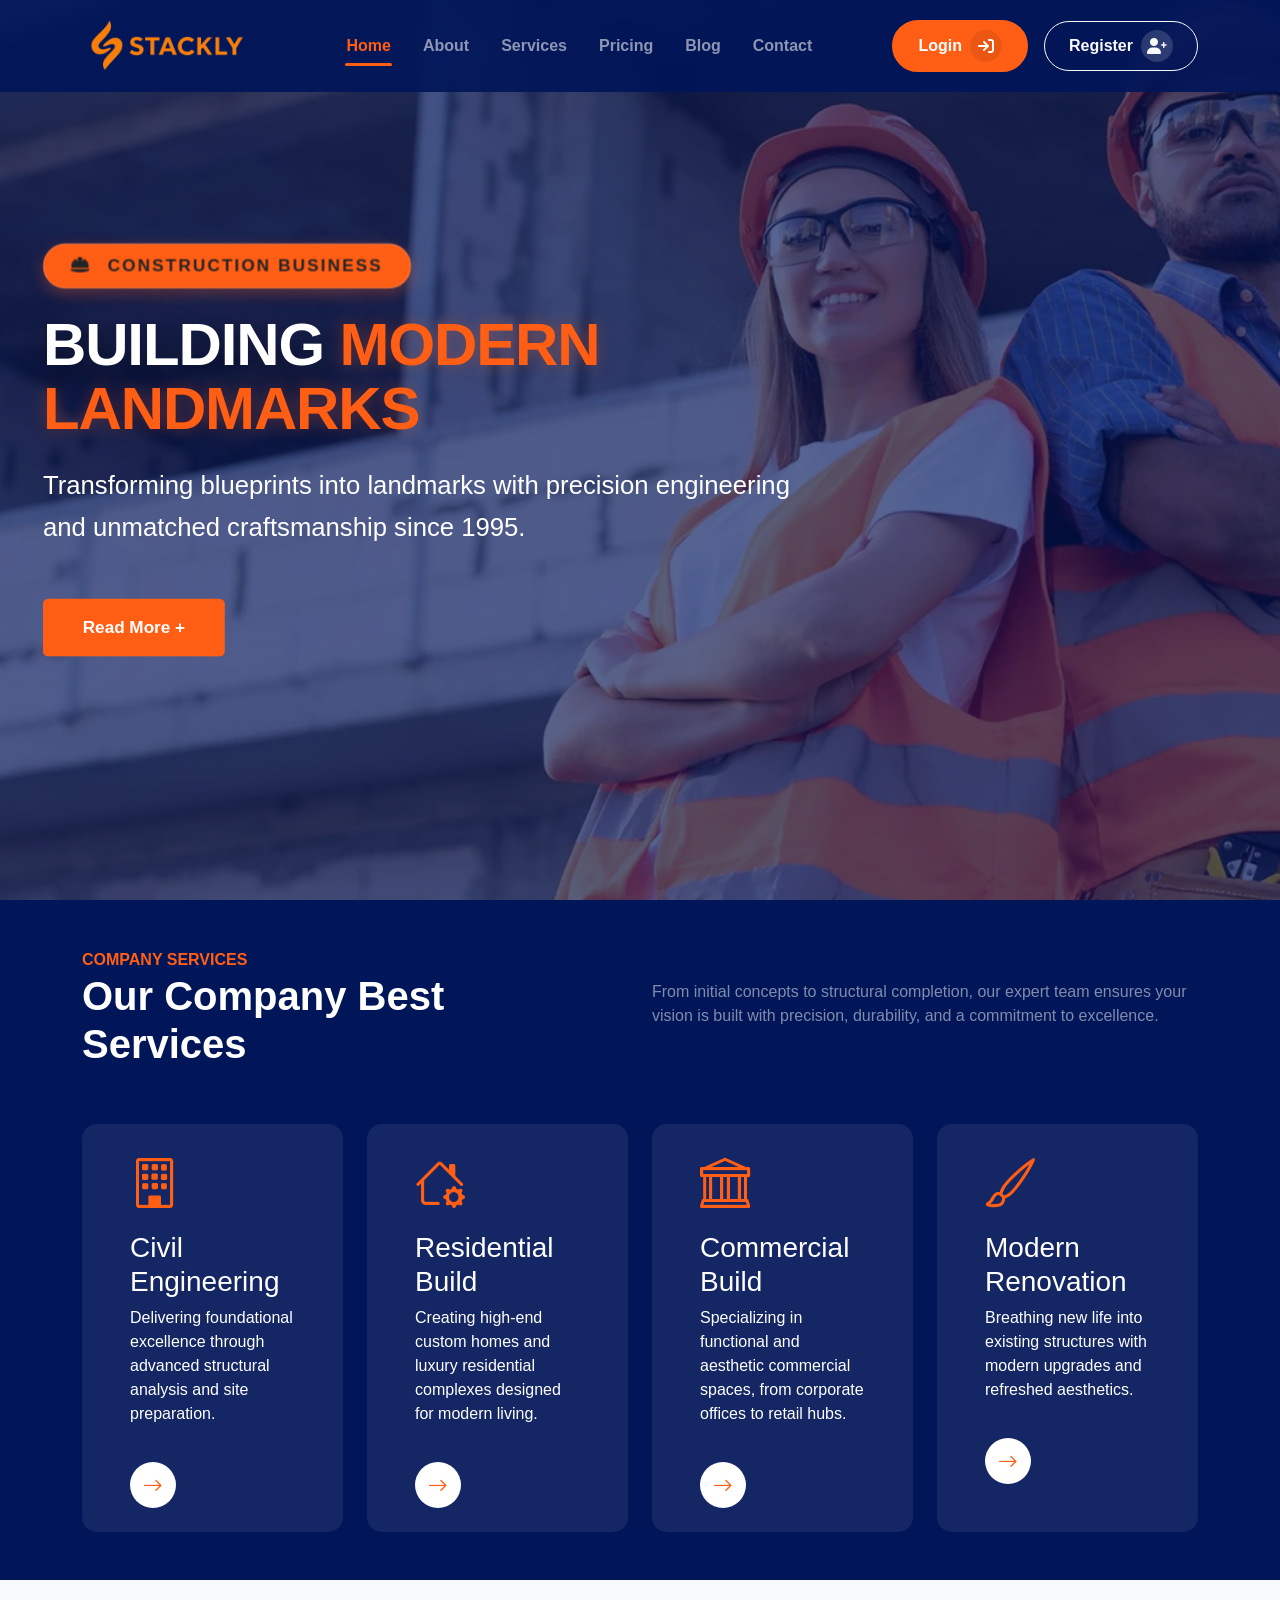
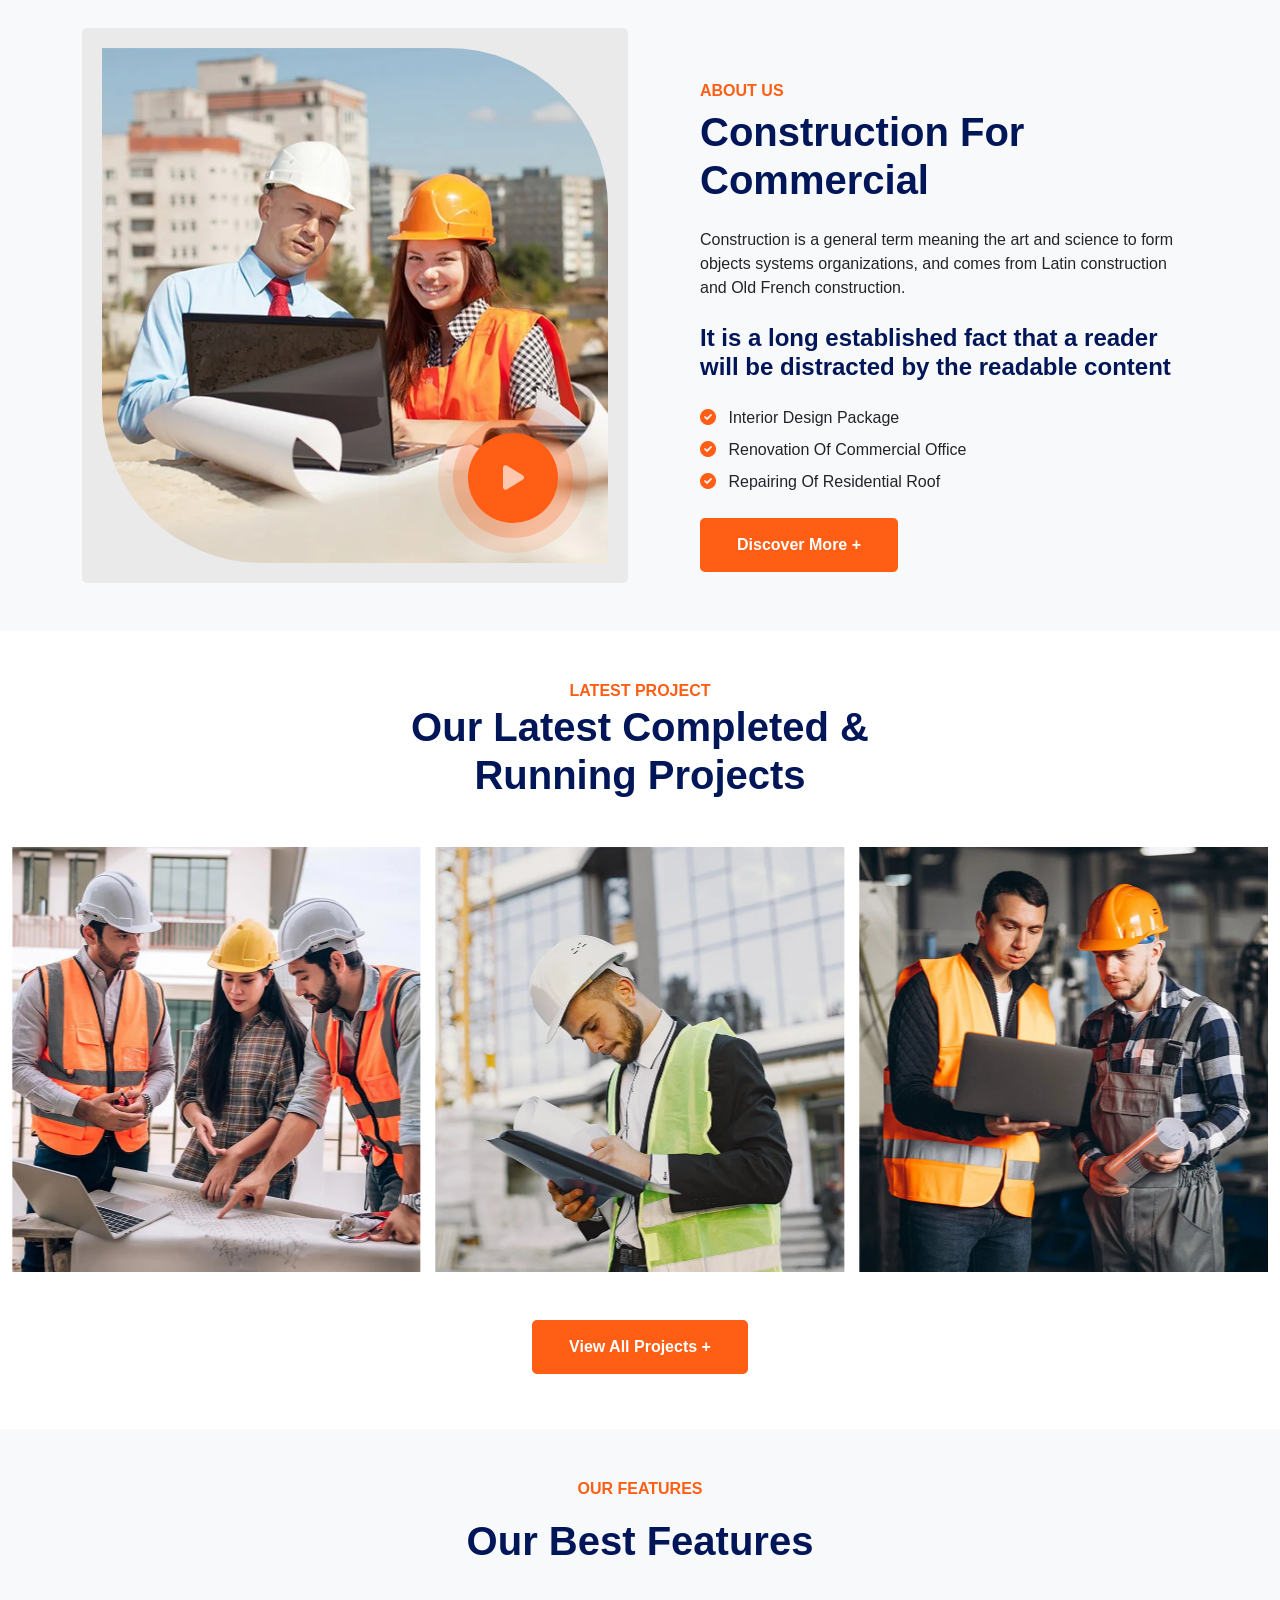
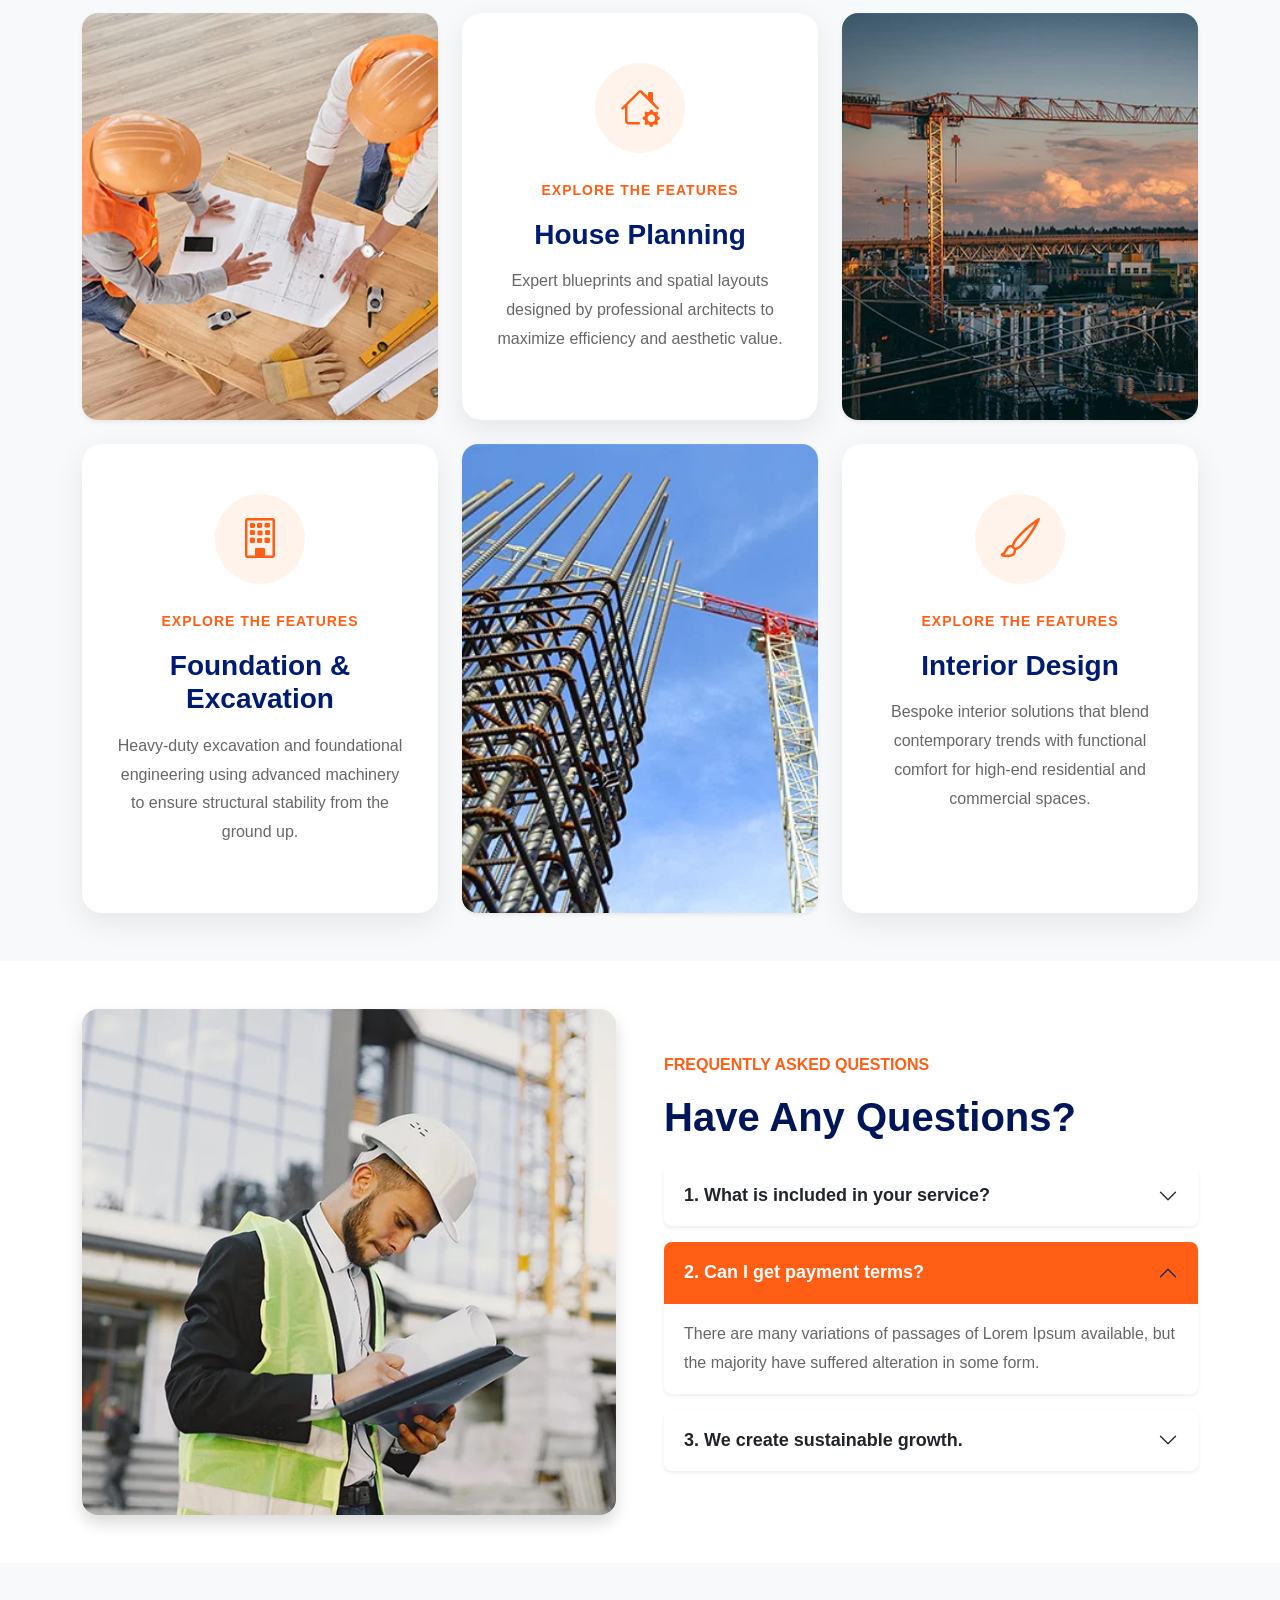
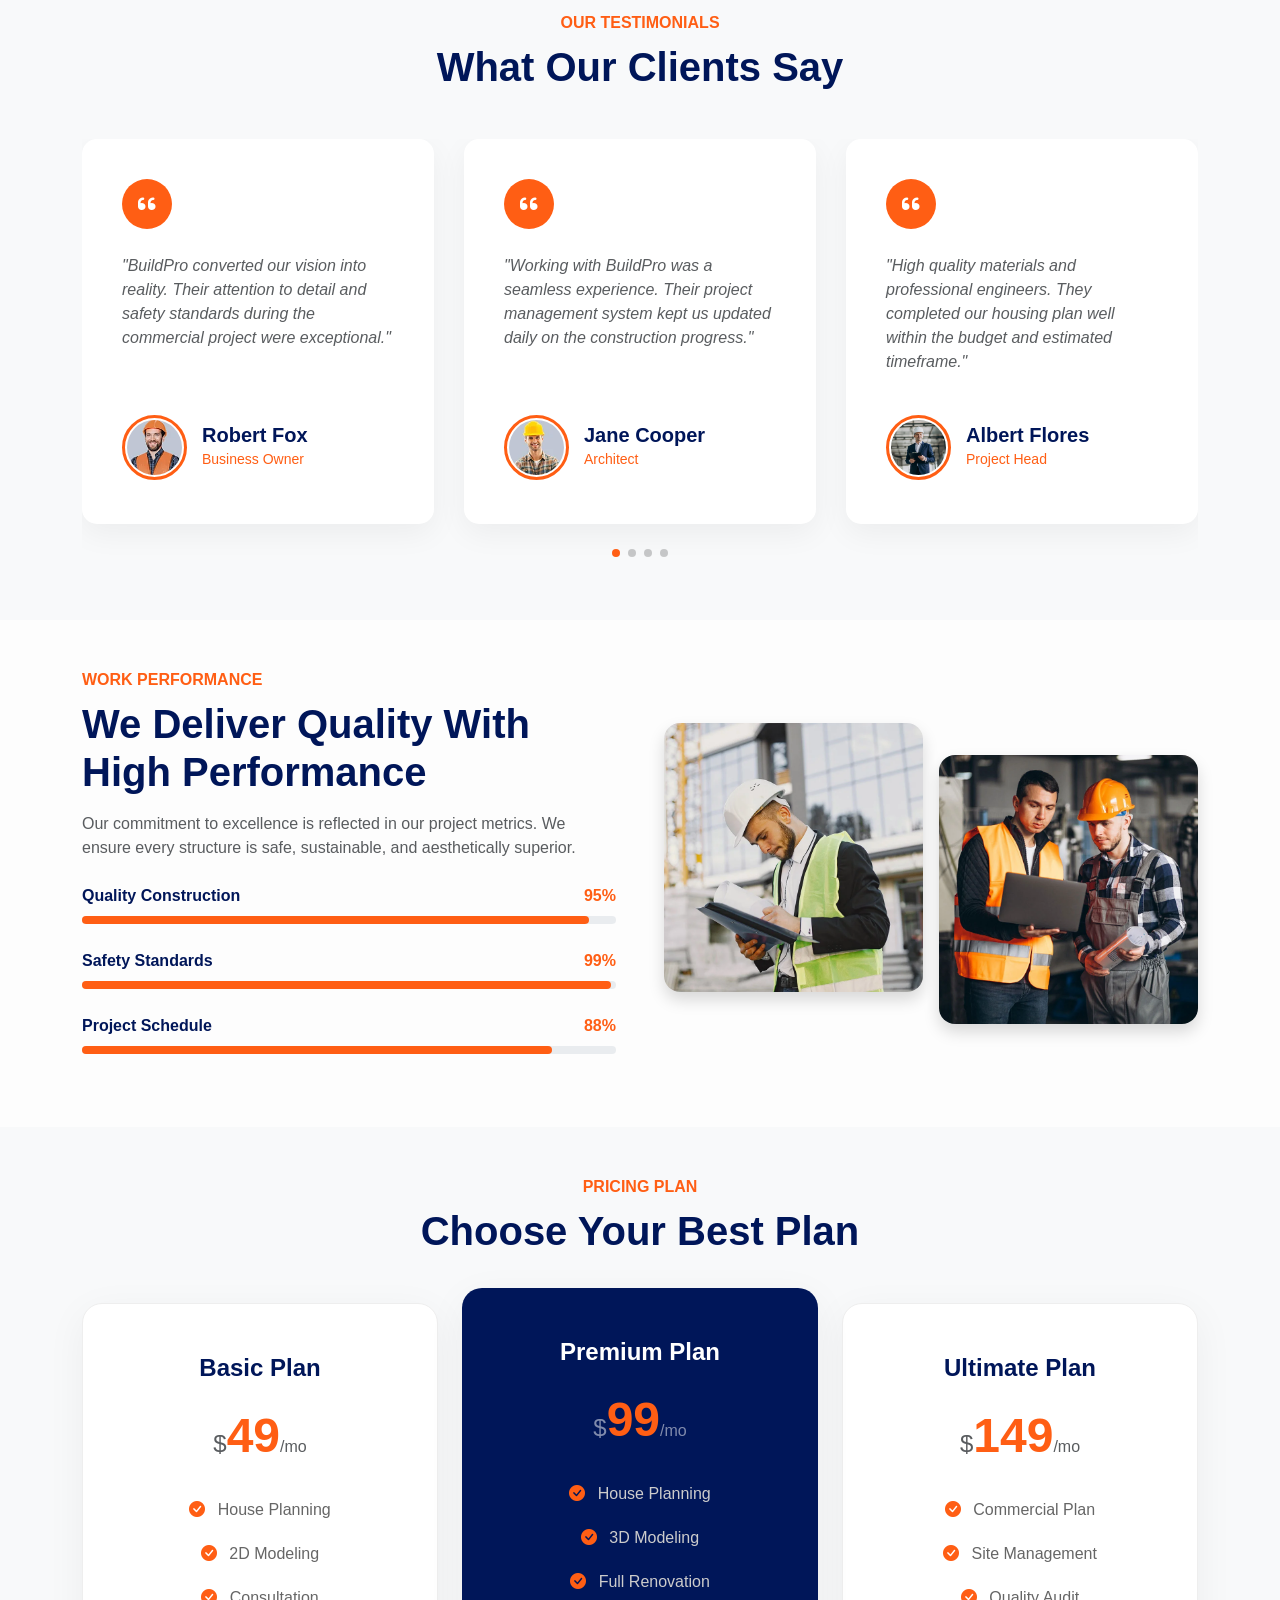
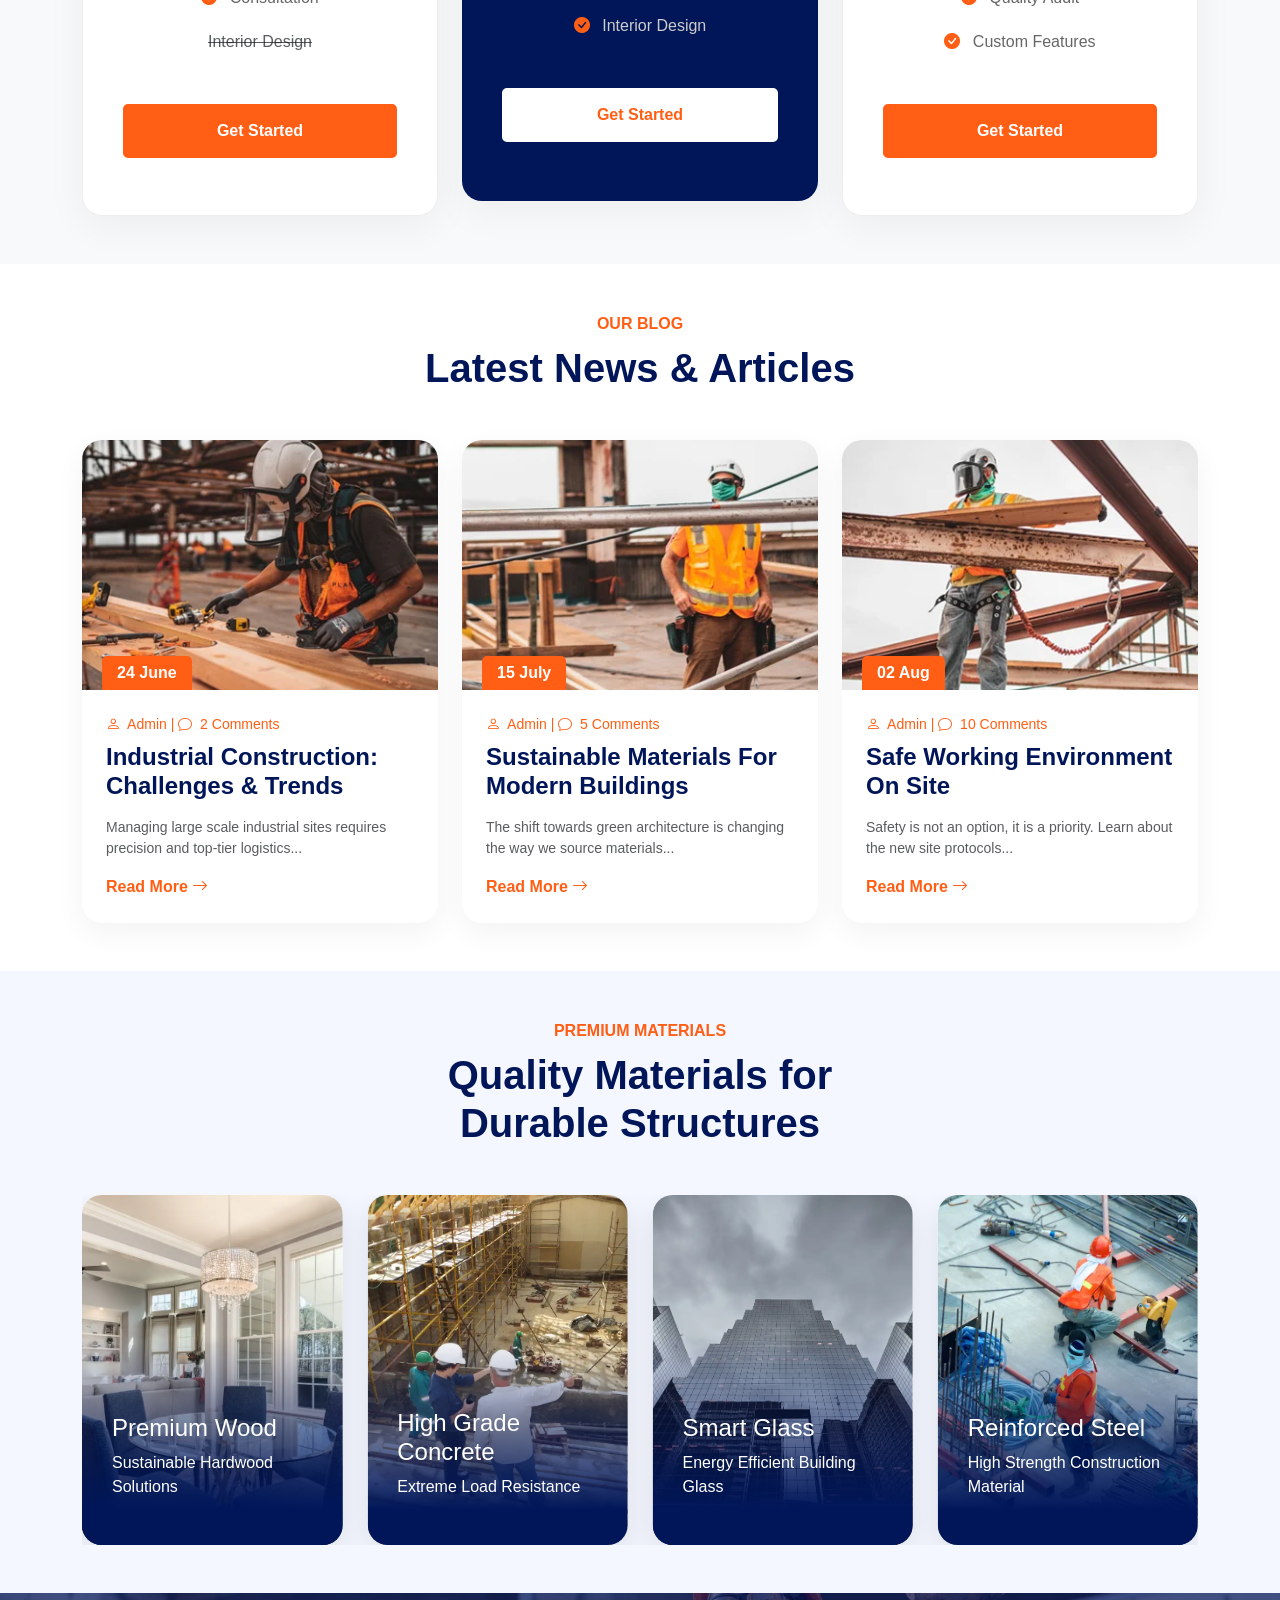
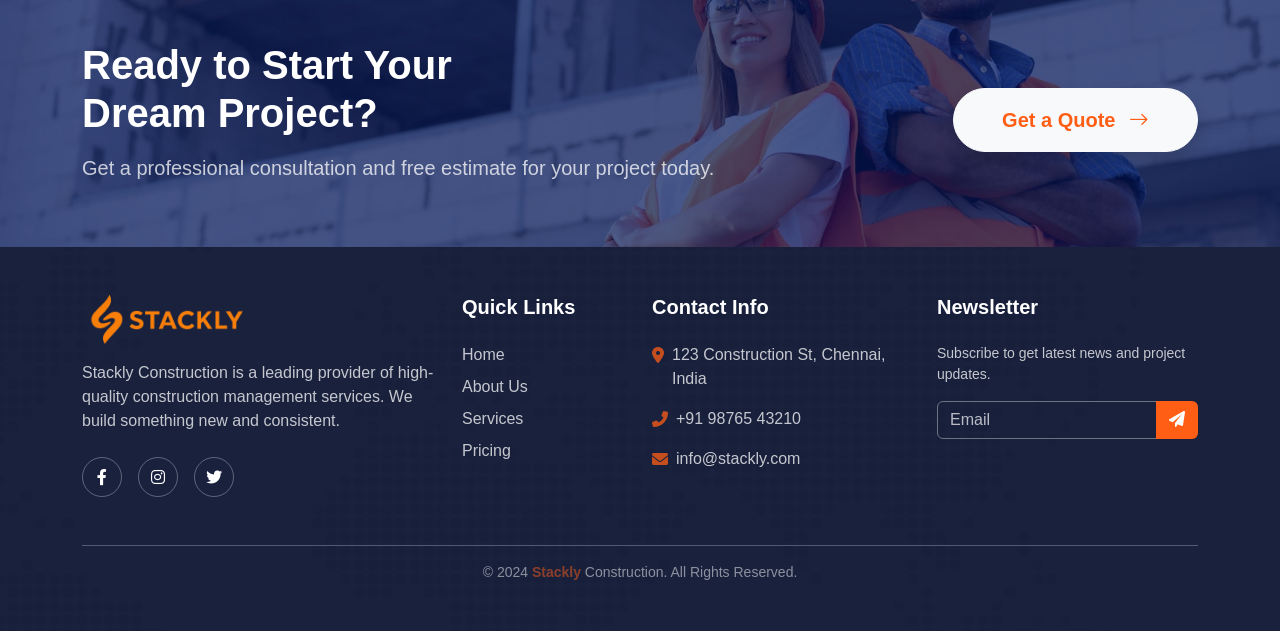
<file: index.html>
<!DOCTYPE html>
<html lang="en">

<head>
    <meta charset="UTF-8">
    <meta name="viewport" content="width=device-width, initial-scale=1">
    <title>Construction Management</title>

    <link href="https://cdn.jsdelivr.net/npm/bootstrap@5.3.3/dist/css/bootstrap.min.css" rel="stylesheet">

    <link rel="stylesheet" href="css/style.css">
    <link rel="stylesheet" href="https://cdn.jsdelivr.net/npm/bootstrap-icons@1.11.3/font/bootstrap-icons.min.css">
    <link rel="stylesheet" href="https://cdn.jsdelivr.net/npm/swiper@11/swiper-bundle.min.css">


    <link rel="stylesheet" href="https://cdnjs.cloudflare.com/ajax/libs/animate.css/4.1.1/animate.min.css">
    <link rel="stylesheet" href="https://cdnjs.cloudflare.com/ajax/libs/font-awesome/6.0.0/css/all.min.css">
    <link href="https://unpkg.com/aos@2.3.1/dist/aos.css" rel="stylesheet">

    <style>

    </style>
</head>

<body>

    <!-- Modern Preloader -->
    <div id="preloader">
        <div class="loader-content text-center">
            <div class="loader-icon mb-3">
                <i class="fas fa-hammer"></i>
            </div>
            <h5 class="fw-bold text-secondary tracking-widest">STACKLY</h5>
            <div class="loader-bar mx-auto mt-3">
                <div class="loader-progress"></div>
            </div>
        </div>
    </div>

    <!-- Header Placeholder -->
    <div id="header-placeholder"></div>


    <!--Start Slider One Sec-->
    <section class="hero-slider overflow-hidden">

        <div class="swiper heroSwiper">

            <div class="swiper-wrapper">

                <!-- Slide 1 -->

                <div class="swiper-slide">

                    <div class="slide-bg" style="background-image:url('assets/images/slider1.webp')">

                        <div class="overlay"></div>

                        <div class="container">

                            <div class="hero-content text-center text-lg-start">

                                <span class="hero-subtitle mb-4" data-aos="fade-right" data-aos-delay="100">
                                    <i class="fas fa-hard-hat me-2"></i> CONSTRUCTION BUSINESS
                                </span>

                                <h1 class="text-white fw-bold mb-4" data-aos="fade-up" data-aos-delay="300">
                                    Building <span class="text-primary-glow">Modern Landmarks</span>
                                </h1>

                                <p class="lead fs-4 mb-5 max-w-700 text-white mx-auto mx-lg-0" data-aos="fade-up" data-aos-delay="500">
                                    Transforming blueprints into landmarks with precision engineering 
                                    and unmatched craftsmanship since 1995.
                                </p>

                                <a href="about.html" class="btn thm-btn" data-aos="fade-up" data-aos-delay="700">
                                    Read More +
                                </a>

                            </div>

                        </div>

                    </div>

                </div>

                <!-- Slide 2 -->

                <div class="swiper-slide">

                    <div class="slide-bg" style="background-image:url('assets/images/slider2.webp')">

                        <div class="overlay"></div>

                        <div class="container">

                            <div class="hero-content text-center text-lg-start">

                                <span class="hero-subtitle mb-4" data-aos="fade-right" data-aos-delay="100">
                                    <i class="fas fa-tools me-2"></i> OUR TOP CONSTRUCTION
                                </span>

                                <h1 class="text-white fw-bold mb-4" data-aos="fade-up" data-aos-delay="300">
                                    Expert <span class="text-primary-glow">Industrial</span> Solutions
                                </h1>

                                <p class="lead fs-4 mb-5 max-w-700 text-white mx-auto mx-lg-0" data-aos="fade-up" data-aos-delay="500">
                                    Leading the way in industrial innovation and sustainable building 
                                    solutions for a better tomorrow.
                                </p>

                                <a href="services.html" class="btn thm-btn" data-aos="fade-up" data-aos-delay="700">

                                    Read More +

                                </a>

                            </div>

                        </div>

                    </div>

                </div>

            </div>

        </div>

    </section>

    <!--Start Services One-->
    <section class="services-section py-5 overflow-hidden" data-aos="fade-up">
        <div class="container">
            <div class="row align-items-center mb-5">
                <div class="col-lg-6" data-aos="fade-right">
                    <span class="text-primary fw-bold">
                        COMPANY SERVICES
                    </span>
                    <h2 class="text-white display-6 fw-bold">
                        Our Company Best <br>
                        Services
                    </h2>
                </div>
                <div class="col-lg-6" data-aos="fade-left">
                    <p class="text-white-50">
                        From initial concepts to structural completion, our expert team ensures your 
                        vision is built with precision, durability, and a commitment to excellence.
                    </p>
                </div>
            </div>
            <div class="row g-4 text-white">    
                <div class="col-lg-3 col-md-6">
    
                    <div class="service-card py-4 px-5">
    
                        <div class="mb-2">
                            <i class="bi bi-building"></i>
                        </div>
    
                        <h3 class="mb-2">Civil Engineering</h3>
    
                        <p>
                            Delivering foundational excellence through advanced structural analysis and site preparation.
                        </p>
    
                        <a href="404.html" class="service-btn">
                            <i class="bi bi-arrow-right"></i>
                        </a>
    
                    </div>
    
                </div>
    
    
                <div class="col-lg-3 col-md-6">
    
                    <div class="service-card py-4 px-5">
    
                        <div class="mb-2">
                            <i class="bi bi-house-gear"></i>
                        </div>
    
                        <h3 class="mb-2">Residential Build</h3>
    
                        <p>
                            Creating high-end custom homes and luxury residential complexes designed for modern living.
                        </p>
    
                        <a href="404.html" class="service-btn">
                            <i class="bi bi-arrow-right"></i>
                        </a>
    
                    </div>
    
                </div>
    
    
                <div class="col-lg-3 col-md-6">
    
                    <div class="service-card py-4 px-5">
    
                        <div class="mb-2">
                            <i class="bi bi-bank"></i>
                        </div>
    
                        <h3 class="mb-2">Commercial Build</h3>
    
                        <p>
                            Specializing in functional and aesthetic commercial spaces, from corporate offices to retail hubs.
                        </p>
    
                        <a href="404.html" class="service-btn">
                            <i class="bi bi-arrow-right"></i>
                        </a>
    
                    </div>
    
                </div>
    
    
                <div class="col-lg-3 col-md-6">
    
                    <div class="service-card py-4 px-5">
    
                        <div class="mb-2">
                            <i class="bi bi-brush"></i>
                        </div>
    
                        <h3 class="mb-2">Modern Renovation</h3>
    
                        <p>
                            Breathing new life into existing structures with modern upgrades and refreshed aesthetics.
                        </p>
    
                        <a href="404.html" class="service-btn">
                            <i class="bi bi-arrow-right"></i>
                        </a>
    
                    </div>
    
                </div>
    
            </div>
    
        </div>
    </section>

    <!--Start About Three-->
    <section class="about-three py-5 bg-light overflow-hidden">
        <div class="container">
            <div class="row align-items-center">
                <div class="col-lg-6" data-aos="fade-right">
                    <div class="about-image-wrapper">
                        <img src="assets/images/about.webp" class="img-fluid about-img" alt="Construction">
                        <a href="404.html" class="play-btn" aria-label="Play Video">
                            <i class="fas fa-play"></i>
                        </a>
                    </div>
                </div>
                <div class="col-lg-6 pt-5" data-aos="fade-left">
                    <div class="ps-xl-5">
                        <div class="mb-4">
                            <div class="text-primary ">
                                <h6 class="fw-bold">ABOUT US</h6> <span class="right"></span>
                            </div>
                            <h2 class="display-6 fw-bold mb-4 text-secondary">Construction For Commercial</h2>
                        </div>
                        <p>Construction is a general term meaning the art and science to form objects systems
                            organizations,
                            and comes from Latin construction and Old French construction.</p>
                        <h4 class="my-4 fw-bold text-secondary">It is
                            a long established fact that a reader will be distracted by the readable content</h4>
                        <ul class="list-unstyled">
                            <li class="mb-2"><i class="fa fa-check-circle me-2 text-primary"></i>
                                Interior Design Package</li>
                            <li class="mb-2"><i class="fa fa-check-circle me-2 text-primary"></i>
                                Renovation Of Commercial Office</li>
                            <li class="mb-2"><i class="fa fa-check-circle me-2 text-primary"></i>
                                Repairing Of Residential Roof</li>
                        </ul>
                        <div class="mt-4">
                            <a href="404.html" class="thm-btn">Discover More +</a>
                        </div>
                    </div>
                </div>
            </div>
        </div>
    </section>

    <!--Start Project Three-->
    <section class="projects py-5 overflow-hidden">

        <div class="container-fluid">

            <div class="text-center mb-5" data-aos="fade-up">

                <span class="text-primary fw-bold">
                    LATEST PROJECT
                </span>

                <h2 class="text-secondary display-6 fw-bold">
                    Our Latest Completed &
                    <br>
                    Running Projects
                </h2>

            </div>

            <div class="swiper projectSlider" data-aos="fade-up" data-aos-delay="200">

                <div class="swiper-wrapper">


                    <div class="swiper-slide">

                        <div class="project-item">

                            <img src="assets/images/project1.webp" alt="project">

                            <div class="project-overlay">

                                <a href="404.html" class="project-icon">

                                    <i class="bi bi-plus-lg"></i>

                                </a>

                                <div class="project-content text-white">

                                    <span>
                                        CONSTRUCTION
                                    </span>

                                    <h4>
                                        Dowson Construction
                                    </h4>

                                </div>

                            </div>

                        </div>

                    </div>

                    <div class="swiper-slide">

                        <div class="project-item">

                            <img src="assets/images/project2.webp" alt="project">

                            <div class="project-overlay">

                                <a href="404.html" class="project-icon">

                                    <i class="bi bi-plus-lg"></i>

                                </a>

                                <div class="project-content text-white">

                                    <span>
                                        INDUSTRIAL
                                    </span>

                                    <h4>
                                        Modern Factory
                                    </h4>

                                </div>

                            </div>

                        </div>

                    </div>


                    <div class="swiper-slide">

                        <div class="project-item">

                            <img src="assets/images/project3.webp" alt="project">

                            <div class="project-overlay">

                                <a href="404.html" class="project-icon">

                                    <i class="bi bi-plus-lg"></i>

                                </a>

                                <div class="project-content text-white">

                                    <span>
                                        RESIDENTIAL
                                    </span>

                                    <h4>
                                        Skyline Apartments
                                    </h4>

                                </div>

                            </div>

                        </div>

                    </div>


                    <div class="swiper-slide">

                        <div class="project-item">

                            <img src="assets/images/project4.webp" alt="project">

                            <div class="project-overlay">

                                <a href="404.html" class="project-icon">

                                    <i class="bi bi-plus-lg"></i>

                                </a>

                                <div class="project-content text-white">

                                    <span>
                                        ARCHITECTURE
                                    </span>

                                    <h4>
                                        Building Design
                                    </h4>

                                </div>

                            </div>

                        </div>

                    </div>

                    <div class="swiper-slide">
                        <div class="project-item">
                            <img src="assets/images/project1.webp" alt="project">
                            <div class="project-overlay">
                                <a href="404.html" class="project-icon">
                                    <i class="bi bi-plus-lg"></i>
                                </a>
                                <div class="project-content text-white">
                                    <span>CONSTRUCTION</span>
                                    <h4>Dowson Construction</h4>
                                </div>
                            </div>
                        </div>
                    </div>

                    <div class="swiper-slide">
                        <div class="project-item">
                            <img src="assets/images/project2.webp" alt="project">
                            <div class="project-overlay">
                                <a href="404.html" class="project-icon">
                                    <i class="bi bi-plus-lg"></i>
                                </a>
                                <div class="project-content text-white">
                                    <span>INDUSTRIAL</span>
                                    <h4>Modern Factory</h4>
                                </div>
                            </div>
                        </div>
                    </div>

                    <div class="swiper-slide">
                        <div class="project-item">
                            <img src="assets/images/project3.webp" alt="project">
                            <div class="project-overlay">
                                <a href="404.html" class="project-icon">
                                    <i class="bi bi-plus-lg"></i>
                                </a>
                                <div class="project-content text-white">
                                    <span>RESIDENTIAL</span>
                                    <h4>Skyline Apartments</h4>
                                </div>
                            </div>
                        </div>
                    </div>

                    <div class="swiper-slide">
                        <div class="project-item">
                            <img src="assets/images/project4.webp" alt="project">
                            <div class="project-overlay">
                                <a href="404.html" class="project-icon">
                                    <i class="bi bi-plus-lg"></i>
                                </a>
                                <div class="project-content text-white">
                                    <span>ARCHITECTURE</span>
                                    <h4>Building Design</h4>
                                </div>
                            </div>
                        </div>
                    </div>

                </div>

            </div>

            <div class="text-center mt-5">

                <a href="404.html" class="thm-btn">

                    View All Projects +

                </a>

            </div>

        </div>

    </section>

    <!-- our features -->
    <section class="py-5 bg-light overflow-hidden" data-aos="fade-up">
        <div class="container">

            <div class="text-center mb-5">
                <span class="text-uppercase fw-bold text-primary">
                    Our Features
                </span>

                <h2 class="display-6 fw-bold mt-3 text-secondary">
                    Our Best Features
                </h2>
            </div>

            <div class="row g-4 align-items-stretch">

                <div class="col-lg-4 col-md-6">
                    <div class="overflow-hidden rounded-4 shadow-sm h-100">
                        <img src="assets/images/feature1.webp" class="img-fluid w-100 h-100 object-fit-cover feature-img"
                            alt="">
                    </div>
                </div>

                <div class="col-lg-4 col-md-6" >
                    <div class="feature-card h-100 text-center">

                        <div class="feature-icon">
                            <i class="bi bi-house-gear"></i>
                        </div>

                        <span class="feature-tag">
                            EXPLORE THE FEATURES
                        </span>

                        <h3 class="mt-3 mb-3">
                            House Planning
                        </h3>

                        <p>
                            Expert blueprints and spatial layouts designed by professional architects 
                            to maximize efficiency and aesthetic value.
                        </p>

                    </div>
                </div>

                <div class="col-lg-4 col-md-6">
                    <div class="overflow-hidden rounded-4 shadow-sm h-100">
                        <img src="assets/images/feature2.webp" class="img-fluid w-100 h-100 object-fit-cover feature-img"
                            alt="">
                    </div>
                </div>

                <div class="col-lg-4 col-md-6" >
                    <div class="feature-card h-100 text-center">

                        <div class="feature-icon">
                            <i class="bi bi-building"></i>
                        </div>

                        <span class="feature-tag">
                            EXPLORE THE FEATURES
                        </span>

                        <h3 class="mt-3 mb-3">
                            Foundation & Excavation
                        </h3>

                        <p>
                            Heavy-duty excavation and foundational engineering using advanced machinery 
                            to ensure structural stability from the ground up.
                        </p>

                    </div>
                </div>

                <div class="col-lg-4 col-md-6" >
                    <div class="overflow-hidden rounded-4 shadow-sm h-100">
                        <img src="assets/images/feature3.webp" class="img-fluid w-100 h-100 object-fit-cover feature-img"
                            alt="">
                    </div>
                </div>

                <div class="col-lg-4 col-md-6" >
                    <div class="feature-card h-100 text-center">

                        <div class="feature-icon">
                            <i class="bi bi-brush"></i>
                        </div>

                        <span class="feature-tag">
                            EXPLORE THE FEATURES
                        </span>

                        <h3 class="mt-3 mb-3">
                            Interior Design
                        </h3>

                        <p>
                            Bespoke interior solutions that blend contemporary trends with functional 
                            comfort for high-end residential and commercial spaces.
                        </p>

                    </div>
                </div>

            </div>

        </div>
    </section>

    <!-- faq section -->
    <section class="py-5 bg-white overflow-hidden">
        <div class="container">

            <div class="row align-items-center g-5" >

                <div class="col-lg-6" data-aos="fade-right">

                    <div class="overflow-hidden rounded-4 shadow">

                        <img src="assets/images/faq.webp" alt="FAQ" class="img-fluid w-100 faq-img">

                    </div>

                </div>
                <div class="col-lg-6" data-aos="fade-left">

                    <div class="mb-4">

                        <span class="text-uppercase fw-bold text-primary">
                            Frequently Asked Questions
                        </span>

                        <h2 class="display-6 fw-bold mt-3 text-secondary">
                            Have Any Questions?
                        </h2>

                    </div>

                    <div class="accordion" id="faqAccordion">
                        <div class="accordion-item border-0 shadow-sm mb-3 rounded-3 overflow-hidden">
                            <h2 class="accordion-header">
                                <button class="accordion-button collapsed fw-semibold" type="button"
                                    data-bs-toggle="collapse" data-bs-target="#faq1">

                                    1. What is included in your service?
                                </button>
                            </h2>
                            <div id="faq1" class="accordion-collapse collapse" data-bs-parent="#faqAccordion">
                                <div class="accordion-body">
                                    There are many variations of passages of Lorem Ipsum
                                    available, but the majority have suffered alteration
                                    in some form.
                                </div>
                            </div>
                        </div>
                        <div class="accordion-item border-0 shadow-sm mb-3 rounded-3 overflow-hidden">
                            <h2 class="accordion-header">
                                <button class="accordion-button fw-semibold" type="button" data-bs-toggle="collapse"
                                    data-bs-target="#faq2">
                                    2. Can I get payment terms?
                                </button>
                            </h2>
                            <div id="faq2" class="accordion-collapse collapse show" data-bs-parent="#faqAccordion">
                                <div class="accordion-body">
                                    There are many variations of passages of Lorem Ipsum
                                    available, but the majority have suffered alteration
                                    in some form.
                                </div>
                            </div>
                        </div>
                        <div class="accordion-item border-0 shadow-sm rounded-3 overflow-hidden">
                            <h2 class="accordion-header">
                                <button class="accordion-button collapsed fw-semibold" type="button"
                                    data-bs-toggle="collapse" data-bs-target="#faq3">
                                    3. We create sustainable growth.
                                </button>
                            </h2>
                            <div id="faq3" class="accordion-collapse collapse" data-bs-parent="#faqAccordion">
                                <div class="accordion-body">
                                    There are many variations of passages of Lorem Ipsum
                                    available, but the majority have suffered alteration
                                    in some form.
                                </div>
                            </div>
                        </div>
                    </div>
                </div>
            </div>
        </div>
    </section>

    <!-- testimonils -->
    <section class="testimonial-section py-5 overflow-hidden" data-aos="fade-up">
        <div class="container">
            <div class="text-center mb-5">
                <span class="text-primary fw-bold text-uppercase">Our Testimonials</span>
                <h2 class="display-6 fw-bold mt-2 text-secondary">What Our Clients Say</h2>
            </div>

            <div class="swiper testimonialSlider pb-5">
                <div class="swiper-wrapper">
                    <div class="swiper-slide d-flex">
                        <div class="testimonial-card flex-grow-1">
                            <div class="quote-icon-box">
                                <i class="fas fa-quote-left"></i>
                            </div>
                            <p class="text-muted fst-italic">
                                "BuildPro converted our vision into reality. Their attention to detail and safety
                                standards during the commercial project were exceptional."
                            </p>
                            <div class="client-info">
                                <img src="assets/images/testimonials1.webp" alt="Client" class="client-avatar">
                                <div>
                                    <h5 class="mb-0 fw-bold text-secondary">Robert Fox</h5>
                                    <small class="text-primary">Business Owner</small>
                                </div>
                            </div>
                        </div>
                    </div>
                    <div class="swiper-slide d-flex">
                        <div class="testimonial-card flex-grow-1">
                            <div class="quote-icon-box">
                                <i class="fas fa-quote-left"></i>
                            </div>
                            <p class="text-muted fst-italic">
                                "Working with BuildPro was a seamless experience. Their project management system kept
                                us updated daily on the construction progress."
                            </p>
                            <div class="client-info">
                                <img src="assets/images/testimonials2.webp" alt="Client" class="client-avatar">
                                <div>
                                    <h5 class="mb-0 fw-bold text-secondary">Jane Cooper</h5>
                                    <small class="text-primary">Architect</small>
                                </div>
                            </div>
                        </div>
                    </div>
                    <div class="swiper-slide d-flex">
                        <div class="testimonial-card flex-grow-1">
                            <div class="quote-icon-box">
                                <i class="fas fa-quote-left"></i>
                            </div>
                            <p class="text-muted fst-italic">
                                "High quality materials and professional engineers. They completed our housing plan well
                                within the budget and estimated timeframe."
                            </p>
                            <div class="client-info">
                                <img src="assets/images/project1.webp" alt="Client" class="client-avatar">
                                <div>
                                    <h5 class="mb-0 fw-bold text-secondary">Albert Flores</h5>
                                    <small class="text-primary">Project Head</small>
                                </div>
                            </div>
                        </div>
                    </div>
                    <div class="swiper-slide d-flex">
                        <div class="testimonial-card flex-grow-1">
                            <div class="quote-icon-box">
                                <i class="fas fa-quote-left"></i>
                            </div>
                            <p class="text-muted fst-italic">
                                "High quality materials and professional engineers. They completed our housing plan well
                                within the budget and estimated timeframe."
                            </p>
                            <div class="client-info">
                                <img src="assets/images/project2.webp" alt="Client" class="client-avatar">
                                <div>
                                    <h5 class="mb-0 fw-bold text-secondary">Albert Flores</h5>
                                    <small class="text-primary">Project Head</small>
                                </div>
                            </div>
                        </div>
                    </div>
                </div>
                <div class="swiper-pagination"></div>
            </div>
        </div>
    </section>

    <!-- performance section -->
    <section class="performance-section stats py-5 overflow-hidden" >
        <div class="container">
            <div class="row align-items-center g-5">
                <div class="col-lg-6" data-aos="fade-right">
                    <span class="text-primary fw-bold text-uppercase">Work Performance</span>
                    <h2 class="display-6 fw-bold mt-2 text-secondary">We Deliver Quality With High Performance</h2>
                    <p class="text-muted mt-3 mb-4">
                        Our commitment to excellence is reflected in our project metrics. We ensure every structure is
                        safe, sustainable, and aesthetically superior.
                    </p>

                    <div class="skill-item">
                        <div class="skill-header">
                            <span class="fw-bold text-secondary">Quality Construction</span>
                            <span class="text-primary fw-bold"><span class="progress-num" data-val="95">0</span>%</span>
                        </div>
                        <div class="progress">
                            <div class="progress-bar" data-width="95%" style="width: 0%"></div>
                        </div>
                    </div>

                    <div class="skill-item">
                        <div class="skill-header">
                            <span class="fw-bold text-secondary">Safety Standards</span>
                            <span class="text-primary fw-bold"><span class="progress-num" data-val="99">0</span>%</span>
                        </div>
                        <div class="progress">
                            <div class="progress-bar" data-width="99%" style="width: 0%"></div>
                        </div>
                    </div>

                    <div class="skill-item">
                        <div class="skill-header">
                            <span class="fw-bold text-secondary">Project Schedule</span>
                            <span class="text-primary fw-bold"><span class="progress-num" data-val="88">0</span>%</span>
                        </div>
                        <div class="progress">
                            <div class="progress-bar" data-width="88%" style="width: 0%"></div>
                        </div>
                    </div>
                </div>
                <div class="col-lg-6" data-aos="fade-left">
                    <div class="row g-3">
                        <div class="col-6">
                            <img src="assets/images/project3.webp" class="img-fluid rounded-4 shadow" alt="">
                        </div>
                        <div class="col-6 mt-5">
                            <img src="assets/images/project4.webp" class="img-fluid rounded-4 shadow" alt="">
                        </div>
                    </div>
                </div>
            </div>
        </div>
    </section>

    <!-- Pricing Plan -->
    <section class="py-5 bg-light overflow-hidden" data-aos="fade-up">
        <div class="container">
            <div class="text-center mb-5" >
                <span class="text-primary fw-bold text-uppercase">Pricing Plan</span>
                <h2 class="display-6 fw-bold mt-2 text-secondary">Choose Your Best Plan</h2>
            </div>
            <div class="row g-4 justify-content-center">
                <div class="col-lg-4 col-md-6" >
                    <div class="pricing-card text-center">
                        <h4 class="fw-bold text-secondary">Basic Plan</h4>
                        <div class="price-tag my-4">
                            <h2><span class="fs-4 fw-normal text-muted">$</span>49<small
                                    class="fs-6 text-muted fw-normal">/mo</small></h2>
                        </div>
                        <div class="pricing-features">
                            <ul class="list-unstyled">
                                <li><i class="bi bi-check-circle-fill text-primary me-2"></i> House Planning</li>
                                <li><i class="bi bi-check-circle-fill text-primary me-2"></i> 2D Modeling</li>
                                <li><i class="bi bi-check-circle-fill text-primary me-2"></i> Consultation</li>
                                <li class="text-decoration-line-through text-muted">Interior Design</li>
                            </ul>
                        </div>
                        <a href="404.html" class="thm-btn w-100 mt-4">Get Started</a>
                    </div>
                </div>
                <div class="col-lg-4 col-md-6">
                    <div class="pricing-card featured text-center">
                        <h4 class="fw-bold">Premium Plan</h4>
                        <div class="price-tag my-4">
                            <h2><span class="fs-4 fw-normal text-white-50">$</span>99<small
                                    class="fs-6 text-white-50 fw-normal">/mo</small></h2>
                        </div>
                        <div class="pricing-features">
                            <ul class="list-unstyled">
                                <li><i class="bi bi-check-circle-fill text-primary me-2"></i> House Planning</li>
                                <li><i class="bi bi-check-circle-fill text-primary me-2"></i> 3D Modeling</li>
                                <li><i class="bi bi-check-circle-fill text-primary me-2"></i> Full Renovation</li>
                                <li><i class="bi bi-check-circle-fill text-primary me-2"></i> Interior Design</li>
                            </ul>
                        </div>
                        <a href="404.html" class="thm-btn w-100 mt-4"
                            style="background: #fff; color: var(--primary); border-color: #fff;">Get Started</a>
                    </div>
                </div>
                <div class="col-lg-4 col-md-6" >
                    <div class="pricing-card text-center">
                        <h4 class="fw-bold text-secondary">Ultimate Plan</h4>
                        <div class="price-tag my-4">
                            <h2><span class="fs-4 fw-normal text-muted">$</span>149<small
                                    class="fs-6 text-muted fw-normal">/mo</small></h2>
                        </div>
                        <div class="pricing-features">
                            <ul class="list-unstyled">
                                <li><i class="bi bi-check-circle-fill text-primary me-2"></i> Commercial Plan</li>
                                <li><i class="bi bi-check-circle-fill text-primary me-2"></i> Site Management</li>
                                <li><i class="bi bi-check-circle-fill text-primary me-2"></i> Quality Audit</li>
                                <li><i class="bi bi-check-circle-fill text-primary me-2"></i> Custom Features</li>
                            </ul>
                        </div>
                        <a href="404.html" class="thm-btn w-100 mt-4">Get Started</a>
                    </div>
                </div>
            </div>
        </div>
    </section>

    <!-- Blog Section -->
    <section class="py-5 bg-white overflow-hidden" data-aos="fade-up">
        <div class="container">
            <div class="text-center mb-5" >
                <span class="text-primary fw-bold text-uppercase">Our Blog</span>
                <h2 class="display-6 fw-bold mt-2 text-secondary">Latest News & Articles</h2>
            </div>
            <div class="row g-4">
                <div class="col-lg-4 col-md-6" >
                    <div class="blog-card h-100">
                        <div class="blog-img-box">
                            <img src="assets/images/blog1.webp" class="w-100 h-100 object-fit-cover" alt="">
                            <div class="blog-date">24 June</div>
                        </div>
                        <div class="p-4">
                            <div class="mb-2 text-primary small">
                                <i class="bi bi-person me-1"></i> Admin | <i class="bi bi-chat me-1"></i> 2 Comments
                            </div>
                            <h4 class="fw-bold text-secondary mb-3">Industrial Construction: Challenges & Trends</h4>
                            <p class="text-muted small">Managing large scale industrial sites requires precision and
                                top-tier logistics...</p>
                            <a href="404.html" class="text-primary fw-bold text-decoration-none">Read More <i
                                    class="bi bi-arrow-right"></i></a>
                        </div>
                    </div>
                </div>
                <div class="col-lg-4 col-md-6" >
                    <div class="blog-card h-100">
                        <div class="blog-img-box">
                            <img src="assets/images/blog2.webp" class="w-100 h-100 object-fit-cover" alt="">
                            <div class="blog-date">15 July</div>
                        </div>
                        <div class="p-4">
                            <div class="mb-2 text-primary small">
                                <i class="bi bi-person me-1"></i> Admin | <i class="bi bi-chat me-1"></i> 5 Comments
                            </div>
                            <h4 class="fw-bold text-secondary mb-3">Sustainable Materials For Modern Buildings</h4>
                            <p class="text-muted small">The shift towards green architecture is changing the way we
                                source materials...</p>
                            <a href="404.html" class="text-primary fw-bold text-decoration-none">Read More <i
                                    class="bi bi-arrow-right"></i></a>
                        </div>
                    </div>
                </div>
                <div class="col-lg-4 col-md-6" >
                    <div class="blog-card h-100">
                        <div class="blog-img-box">
                            <img src="assets/images/blog3.webp" class="w-100 h-100 object-fit-cover" alt="">
                            <div class="blog-date">02 Aug</div>
                        </div>
                        <div class="p-4">
                            <div class="mb-2 text-primary small">
                                <i class="bi bi-person me-1"></i> Admin | <i class="bi bi-chat me-1"></i> 10 Comments
                            </div>
                            <h4 class="fw-bold text-secondary mb-3">Safe Working Environment On Site</h4>
                            <p class="text-muted small">Safety is not an option, it is a priority. Learn about the new
                                site protocols...</p>
                            <a href="404.html" class="text-primary fw-bold text-decoration-none">Read More <i
                                    class="bi bi-arrow-right"></i></a>
                        </div>
                    </div>
                </div>
            </div>
        </div>
    </section>

    <!-- Materials Showcase Section -->
    <section class="material-section py-5 overflow-hidden" data-aos="fade-up">
        <div class="container">
            <div class="text-center mb-5" >
                <span class="text-primary fw-bold text-uppercase">Premium Materials</span>
                <h2 class="display-6 fw-bold mt-2 text-secondary">Quality Materials for <br> Durable Structures</h2>
            </div>

            <div class="swiper materialSwiper">
                <div class="swiper-wrapper">
                    <div class="swiper-slide">
                        <div class="material-card">
                            <img src="assets/images/materials1.webp" alt="Steel">

                            <div class="material-overlay">
                                <h4>Reinforced Steel</h4>
                                <p>High Strength Construction Material</p>
                            </div>
                        </div>
                    </div>

                    <div class="swiper-slide">
                        <div class="material-card">
                            <img src="assets/images/materials2.webp" alt="Wood">

                            <div class="material-overlay">
                                <h4>Premium Wood</h4>
                                <p>Sustainable Hardwood Solutions</p>
                            </div>
                        </div>
                    </div>

                    <div class="swiper-slide">
                        <div class="material-card">
                            <img src="assets/images/materials3.webp" alt="Concrete">

                            <div class="material-overlay">
                                <h4>High Grade Concrete</h4>
                                <p>Extreme Load Resistance</p>
                            </div>
                        </div>
                    </div>

                    <div class="swiper-slide">
                        <div class="material-card">
                            <img src="assets/images/materials4.webp" alt="Glass">

                            <div class="material-overlay">
                                <h4>Smart Glass</h4>
                                <p>Energy Efficient Building Glass</p>
                            </div>
                        </div>
                    </div>

                    <div class="swiper-slide">
                        <div class="material-card">
                            <img src="assets/images/materials1.webp" alt="Steel">

                            <div class="material-overlay">
                                <h4>Reinforced Steel</h4>
                                <p>High Strength Construction Material</p>
                            </div>
                        </div>
                    </div>

                    <div class="swiper-slide">
                        <div class="material-card">
                            <img src="assets/images/materials2.webp" alt="Wood">

                            <div class="material-overlay">
                                <h4>Premium Wood</h4>
                                <p>Sustainable Hardwood Solutions</p>
                            </div>
                        </div>
                    </div>

                    <div class="swiper-slide">
                        <div class="material-card">
                            <img src="assets/images/materials3.webp" alt="Concrete">

                            <div class="material-overlay">
                                <h4>High Grade Concrete</h4>
                                <p>Extreme Load Resistance</p>
                            </div>
                        </div>
                    </div>

                    <div class="swiper-slide">
                        <div class="material-card">
                            <img src="assets/images/materials4.webp" alt="Glass">

                            <div class="material-overlay">
                                <h4>Smart Glass</h4>
                                <p>Energy Efficient Building Glass</p>
                            </div>
                        </div>
                    </div>
                </div>
                <div class="swiper-pagination"></div>
            </div>
        </div>
    </section>

    <!-- Call to Action Section -->
    <section class="cta-section py-5 text-white overflow-hidden" data-aos="fade-up">
        <div class="container">
            <div class="row align-items-center">
                <div class="col-lg-8 text-center text-lg-start">
                    <h2 class="display-6 fw-bold mb-3">Ready to Start Your <br> Dream Project?</h2>
                    <p class="fs-5 opacity-75">Get a professional consultation and free estimate for your project today.
                    </p>
                </div>
                <div class="col-lg-4 text-center text-lg-end mt-4 mt-lg-0">
                    <a href="signup.html"
                        class="btn btn-light btn-lg px-5 py-3 fw-bold text-primary rounded-pill shadow">
                        Get a Quote <i class="bi bi-arrow-right ms-2"></i>
                    </a>
                </div>
            </div>
        </div>
    </section>

     <!-- Footer Placeholder -->
    <div id="footer-placeholder"></div>


    

    <!-- Scripts -->
    <script src="https://code.jquery.com/jquery-3.6.0.min.js"></script>
    <script src="https://cdn.jsdelivr.net/npm/bootstrap@5.3.3/dist/js/bootstrap.bundle.min.js"></script>
    <script src="js/main.js"></script>
    <script src="https://cdn.jsdelivr.net/npm/swiper@11/swiper-bundle.min.js"></script>
    <script src="https://unpkg.com/aos@2.3.1/dist/aos.js"></script>
    
</body>
</html>
</file>
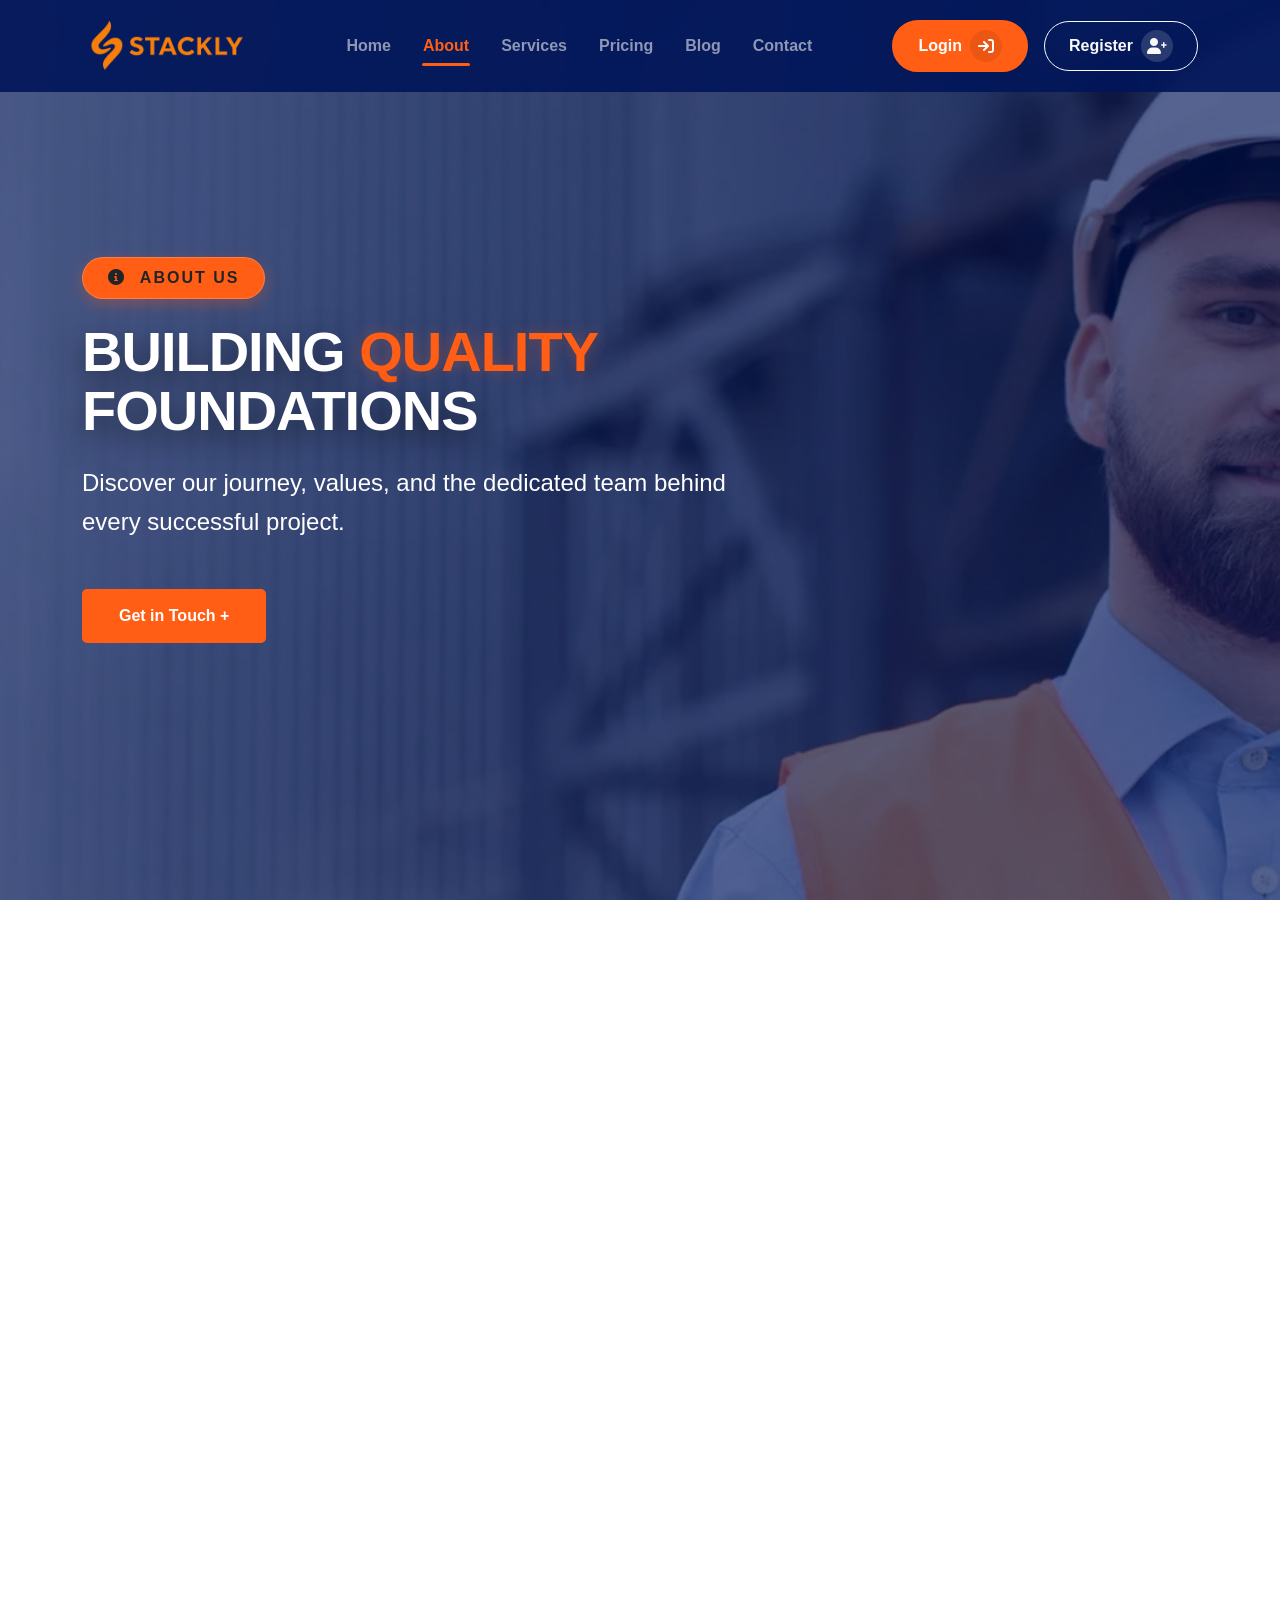
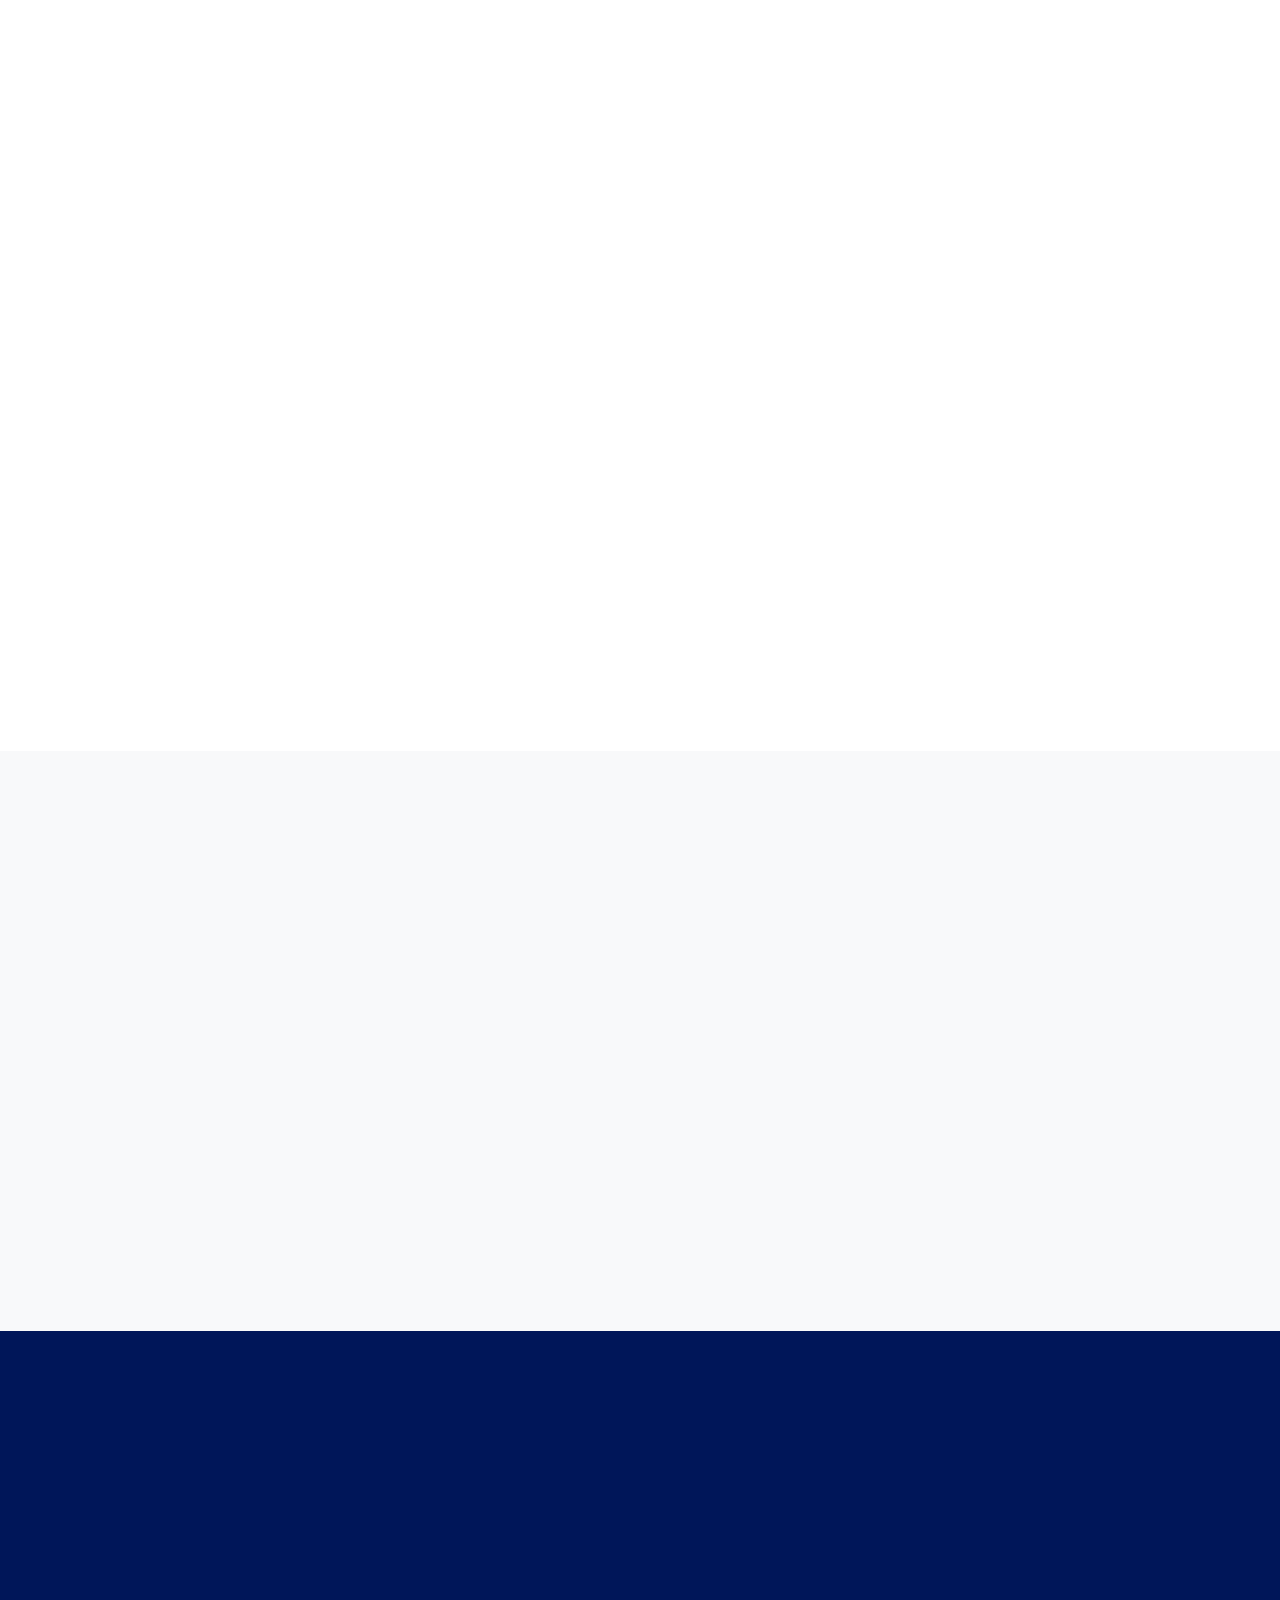
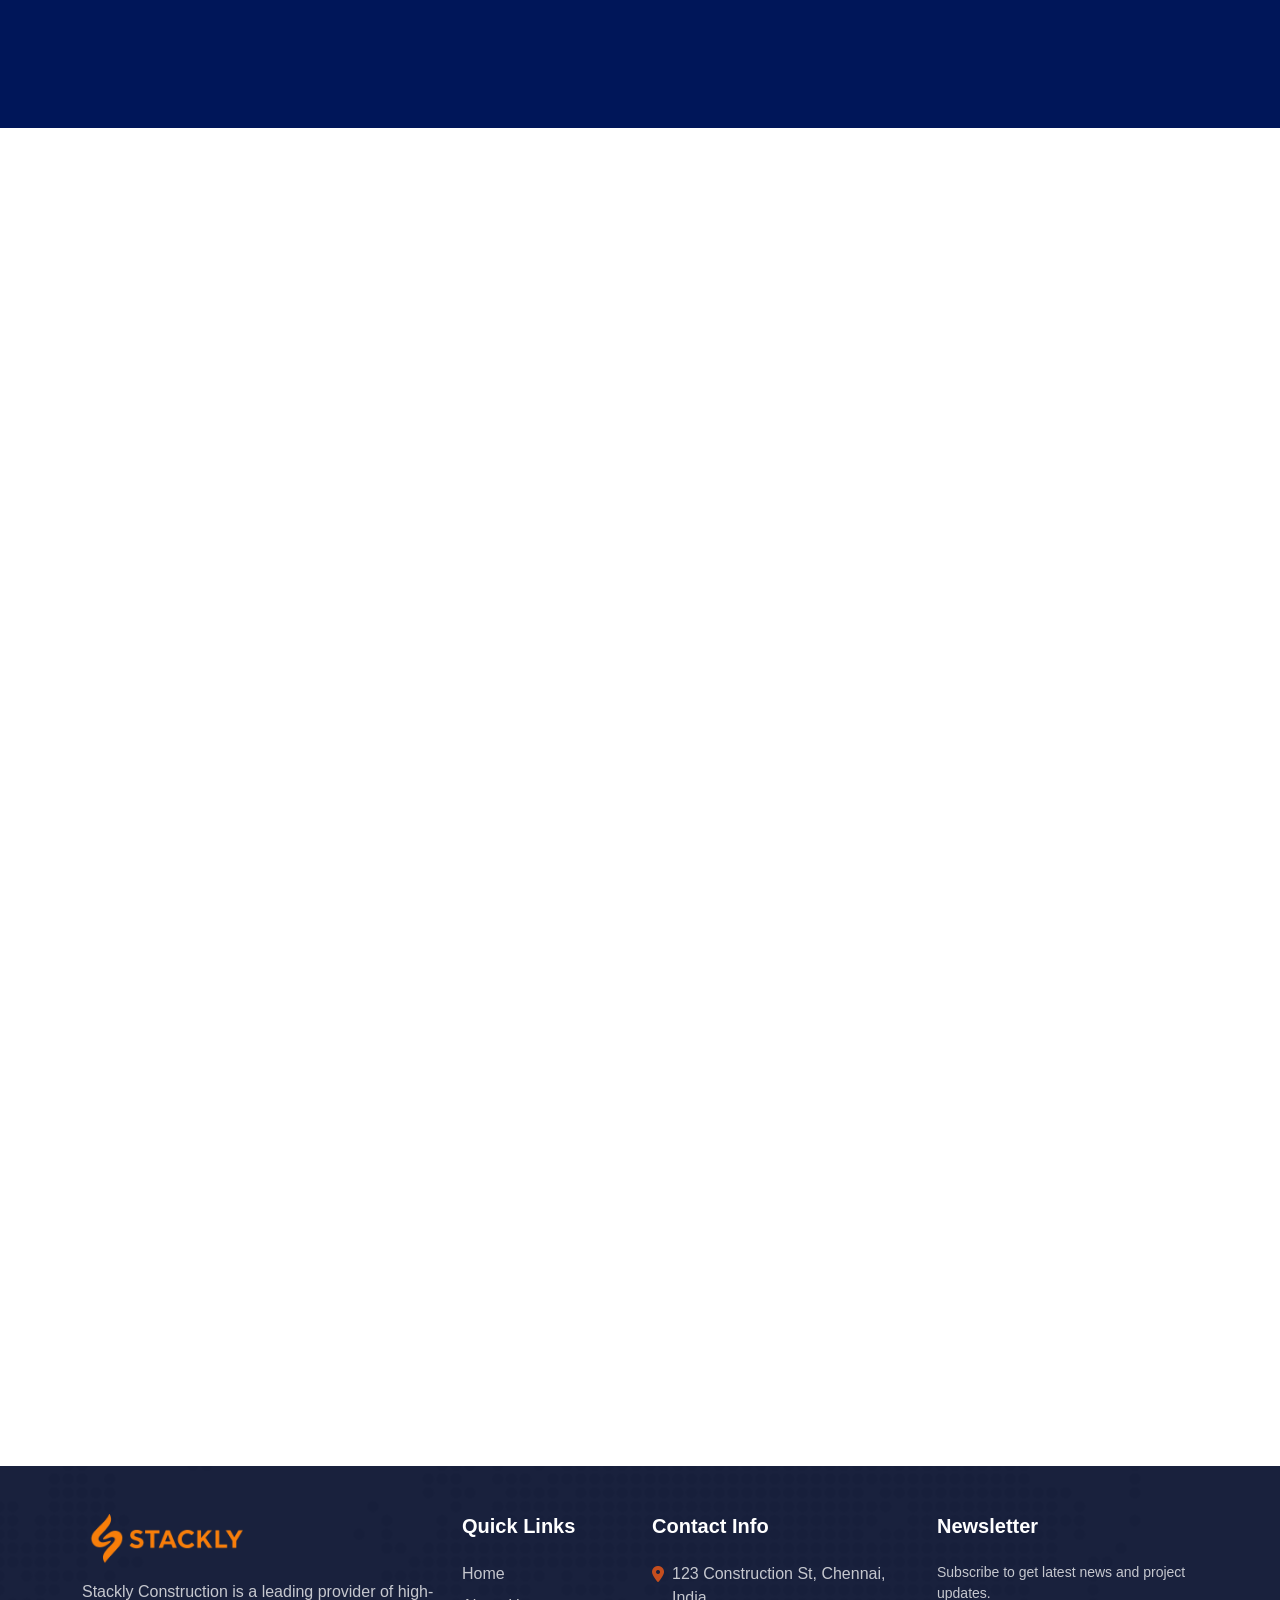
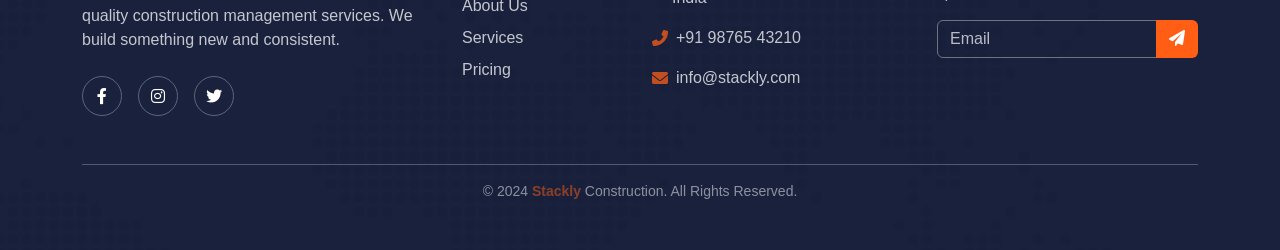
<file: about.html>
<!DOCTYPE html>
<html lang="en">
<head>
    <meta charset="UTF-8">
    <meta name="viewport" content="width=device-width, initial-scale=1">
    <title>About Us | BuildPro Construction</title>
    <link href="https://cdn.jsdelivr.net/npm/bootstrap@5.3.3/dist/css/bootstrap.min.css" rel="stylesheet">
    <link rel="stylesheet" href="css/style.css">
    <link rel="stylesheet" href="https://cdn.jsdelivr.net/npm/bootstrap-icons@1.11.3/font/bootstrap-icons.min.css">
    <link rel="stylesheet" href="https://cdn.jsdelivr.net/npm/swiper@11/swiper-bundle.min.css">
    <link rel="stylesheet" href="https://cdnjs.cloudflare.com/ajax/libs/animate.css/4.1.1/animate.min.css">
    <link rel="stylesheet" href="https://cdnjs.cloudflare.com/ajax/libs/font-awesome/6.0.0/css/all.min.css">
    <link href="https://unpkg.com/aos@2.3.1/dist/aos.css" rel="stylesheet">
    
    <style>
        /* The .team-card img style has been moved to style.css */
    </style>
</head>

<body>
    <div id="preloader">
        <div class="loader-content text-center">
            <div class="loader-icon mb-3"><i class="fas fa-hammer"></i></div>
            <h5 class="fw-bold text-secondary tracking-widest">STACKLY</h5>
            <div class="loader-bar mx-auto mt-3"><div class="loader-progress"></div></div>
        </div>
    </div>
    <div id="header-placeholder"></div>

    <section class="slide-bg overflow-hidden" style="background-image:url('assets/images/about-banner.webp');">
        <div class="overlay"></div>
        <div class="container">
            <div class="hero-content text-center text-lg-start">
                <span class="hero-subtitle mb-4" data-aos="fade-right" data-aos-delay="100">
                    <i class="fas fa-info-circle me-2"></i> ABOUT US
                </span>
                <h1 class="text-white fw-bold mb-4" data-aos="fade-up" data-aos-delay="300">
                    Building <span class="text-primary-glow">Quality</span> Foundations
                </h1>
                <p class="lead fs-4 mb-5 max-w-700 text-white mx-auto mx-lg-0" data-aos="fade-up" data-aos-delay="500">
                    Discover our journey, values, and the dedicated team behind every successful project.
                </p>
                <a href="contact.html" class="btn thm-btn" data-aos="fade-up" data-aos-delay="700">
                    Get in Touch +
                </a>
            </div>
        </div>
    </section>

    <section class="py-5 overflow-hidden" data-aos="fade-up">
        <div class="container">
            <div class="row align-items-center g-5">
                <div class="col-lg-6" data-aos="fade-right"> 
                    <img src="assets/images/about.webp" class="img-fluid rounded-5 shadow-lg" alt="About">
                </div>
                <div class="col-lg-6" data-aos="fade-left">
                    <span class="text-primary fw-bold text-uppercase">Who We Are</span>
                    <h2 class="display-6 fw-bold text-secondary mt-2">Leading Construction Excellence Since 1995</h2>
                    <p class="text-muted mt-4 lead">We are a dedicated team of engineers, designers, and builders committed to delivering world-class infrastructure. Our focus is on sustainability, innovation, and client satisfaction.</p>
                    <div class="row g-4 mt-2">
                        <div class="col-sm-6">
                            <div class="d-flex align-items-center gap-3">
                                <i class="fas fa-check-circle text-primary fs-3"></i>
                                <span class="fw-bold text-secondary">Quality Control</span>
                            </div>
                        </div>
                        <div class="col-sm-6">
                            <div class="d-flex align-items-center gap-3">
                                <i class="fas fa-check-circle text-primary fs-3"></i>
                                <span class="fw-bold text-secondary">Expert Engineers</span>
                            </div>
                        </div>
                    </div>
                    <div class="mt-5">
                        <a href="contact.html" class="thm-btn">Our Contact Info</a>
                    </div>
                </div>
            </div>
        </div>
    </section>

    <!-- Company Evolution Tabs Section -->
    <section class="py-5 text-white overflow-hidden bg-dark-theme" data-aos="fade-up">
        <div class="container">
            <div class="text-center mb-5">
                <span class="text-primary fw-bold text-uppercase">Evolution</span>
                <h2 class="display-6 fw-bold mt-2">Company Insights</h2>
            </div>

            <div class="custom-tabs-wrapper">
                <ul class="nav nav-pills justify-content-center mb-5 gap-2" id="aboutTab" role="tablist">
                    <li class="nav-item" role="presentation">
                        <button class="nav-link active fw-bold px-4 py-3" id="history-tab" data-bs-toggle="pill" data-bs-target="#history" type="button" role="tab">Our History</button>
                    </li>
                    <li class="nav-item" role="presentation">
                        <button class="nav-link fw-bold px-4 py-3" id="growth-tab" data-bs-toggle="pill" data-bs-target="#growth" type="button" role="tab">Our Growth</button>
                    </li>
                    <li class="nav-item" role="presentation">
                        <button class="nav-link fw-bold px-4 py-3" id="mission-tab" data-bs-toggle="pill" data-bs-target="#mission" type="button" role="tab">Our Mission</button>
                    </li>
                    <li class="nav-item" role="presentation">
                        <button class="nav-link fw-bold px-4 py-3" id="vision-tab" data-bs-toggle="pill" data-bs-target="#vision" type="button" role="tab">Our Vision</button>
                    </li>
                </ul>
                
                <div class="tab-content" id="aboutTabContent">
                    <!-- History Tab -->
                    <div class="tab-pane fade show active" id="history" role="tabpanel" data-aos="fade-up">
                        <div class="row align-items-center g-4">
                            <div class="col-lg-6" data-aos="fade-right">
                                <h3 class="fw-bold mb-3 text-primary">Since 1970</h3>
                                <p class="lead opacity-75">Started as a small family masonry firm, we have evolved through decades of hard work and dedication. We survived economic shifts by sticking to our core values: integrity and craftsmanship.</p>
                                <ul class="list-unstyled opacity-75">
                                    <li><i class="fas fa-calendar-check text-primary me-2"></i> 1985: First Major Commercial Project</li>
                                    <li><i class="fas fa-calendar-check text-primary me-2"></i> 1999: Expansion to International Markets</li>
                                    <li><i class="fas fa-calendar-check text-primary me-2"></i> 2010: Green Building Certification</li>
                                </ul>
                            </div>
                            <div class="col-lg-6" data-aos="fade-left">
                                <img src="assets/images/materials1.webp" class="img-fluid rounded-4 shadow" alt="History">
                            </div>
                        </div>
                    </div>
                    <!-- Growth Tab -->
                    <div class="tab-pane fade" id="growth" role="tabpanel" data-aos="fade-up">
                        <div class="row align-items-center g-4">
                            <div class="col-lg-6 order-lg-2" data-aos="fade-left">
                                <h3 class="fw-bold mb-3 text-primary">Consistent Expansion</h3>
                                <p class="lead opacity-75">Our growth is not just measured in revenue, but in the complexity of structures we build. Today, we handle multi-story skyscrapers and massive industrial factories with ease.</p>
                                <p class="opacity-75">We have grown our workforce from 10 to over 500 expert engineers and craftsmen, ensuring consistent design quality across the country.</p>
                            </div>
                            <div class="col-lg-6 order-lg-1" data-aos="fade-right">
                                <img src="assets/images/project2.webp" class="img-fluid rounded-4 shadow" alt="Growth">
                            </div>
                        </div>
                    </div>
                    <!-- Mission Tab -->
                    <div class="tab-pane fade" id="mission" role="tabpanel" data-aos="fade-up">
                        <div class="row align-items-center g-4">
                            <div class="col-lg-6" data-aos="fade-right">
                                <img src="assets/images/slider1.webp" class="img-fluid rounded-4 shadow" alt="Our Mission">
                            </div>
                            <div class="col-lg-6" data-aos="fade-left">
                                <i class="fas fa-bullseye display-4 text-primary mb-4"></i>
                                <h3 class="fw-bold mb-3">Our Mission</h3>
                                <p class="lead opacity-75">To deliver innovative and sustainable construction solutions that exceed client expectations, foster growth, and build a better future for communities through superior engineering and ethical practices.</p>
                                <a href="contact.html" class="thm-btn mt-4">Join Our Mission</a>
                            </div>
                        </div>
                    </div>
                    <!-- Vision Tab -->
                    <div class="tab-pane fade" id="vision" role="tabpanel" data-aos="fade-up">
                        <div class="row align-items-center g-4">
                            <div class="col-lg-6 order-lg-2" data-aos="fade-left">
                                <img src="assets/images/materials4.webp" class="img-fluid rounded-4 shadow" alt="Our Vision">
                            </div>
                            <div class="col-lg-6 order-lg-1" data-aos="fade-right">
                                <i class="fas fa-eye display-4 text-primary mb-4"></i>
                                <h3 class="fw-bold mb-3">Our Vision</h3>
                                <p class="lead opacity-75">To be the leading global construction company recognized for our commitment to quality, safety, and client satisfaction, transforming skylines and improving lives with every brick we lay.</p>
                                <div class="d-flex justify-content-center justify-content-lg-start gap-3 mt-4">
                                    <span class="badge bg-primary p-2 px-3">Innovation</span>
                                    <span class="badge bg-primary p-2 px-3">Safety</span>
                                    <span class="badge bg-primary p-2 px-3">Quality</span>
                                </div>
                            </div>
                        </div>
                    </div>
                </div>
            </div>
        </div>
    </section>

    <!-- Why Choose Us Section -->
    <section class="py-5 bg-light overflow-hidden">
        <div class="container">
            <div class="text-center mb-5" data-aos="fade-up">
                <span class="text-primary fw-bold text-uppercase">Why Choose Us</span>
                <h2 class="display-6 fw-bold text-secondary mt-2">The Stackly Advantage</h2>
            </div>
            <div class="row g-4">
                <div class="col-lg-4 col-md-6" data-aos="zoom-in-up" data-aos-delay="100">
                    <div class="why-choose-us-card h-100 p-5 text-center rounded-4 border-0 shadow-sm">
                        <div class="icon-box mb-4">
                            <i class="fas fa-award"></i>
                        </div>
                        <h4 class="fw-bold text-secondary">Unmatched Quality</h4>
                        <p class="text-muted">We use only the finest materials and employ stringent quality control measures.</p>
                    </div>
                </div>
                <div class="col-lg-4 col-md-6" data-aos="zoom-in-up" data-aos-delay="200">
                    <div class="why-choose-us-card h-100 p-5 text-center rounded-4 border-0 shadow-sm">
                        <div class="icon-box mb-4">
                            <i class="fas fa-users-cog"></i>
                        </div>
                        <h4 class="fw-bold text-secondary">Expert Team</h4>
                        <p class="text-muted">Our team comprises highly skilled engineers, architects, and project managers.</p>
                    </div>
                </div>
                <div class="col-lg-4 col-md-6" data-aos="zoom-in-up" data-aos-delay="300">
                    <div class="why-choose-us-card h-100 p-5 text-center rounded-4 border-0 shadow-sm">
                        <div class="icon-box mb-4">
                            <i class="fas fa-handshake"></i>
                        </div>
                        <h4 class="fw-bold text-secondary">Client-Centric Approach</h4>
                        <p class="text-muted">Your vision is our blueprint. We work closely with you from concept to completion.</p>
                    </div>
                </div>
            </div>
        </div>
    </section>

    <!-- Achievements/Facts Section -->
    <section class="py-5 text-white overflow-hidden" style="background-color: var(--dark);">
        <div class="container">
            <div class="text-center mb-5" data-aos="fade-up">
                <span class="text-primary fw-bold text-uppercase">Our Achievements</span>
                <h2 class="display-6 fw-bold mt-2">Facts & Figures</h2>
            </div>
            <div class="row text-center g-4">
                <div class="col-md-3 col-sm-6" data-aos="zoom-in" data-aos-delay="100">
                    <i class="fas fa-building fs-1 text-primary mb-3"></i>
                    <h3 class="display-4 fw-bold mb-1"><span class="num" data-val="250">0</span>+</h3>
                    <p class="lead opacity-75">Projects Completed</p>
                </div>
                <div class="col-md-3 col-sm-6" data-aos="zoom-in" data-aos-delay="200">
                    <i class="fas fa-users fs-1 text-primary mb-3"></i>
                    <h3 class="display-4 fw-bold mb-1"><span class="num" data-val="150">0</span>+</h3>
                    <p class="lead opacity-75">Satisfied Clients</p>
                </div>
                <div class="col-md-3 col-sm-6" data-aos="zoom-in" data-aos-delay="300">
                    <i class="fas fa-hard-hat fs-1 text-primary mb-3"></i>
                    <h3 class="display-4 fw-bold mb-1"><span class="num" data-val="30">0</span>+</h3>
                    <p class="lead opacity-75">Years in Business</p>
                </div>
                <div class="col-md-3 col-sm-6" data-aos="zoom-in" data-aos-delay="400">
                    <i class="fas fa-award fs-1 text-primary mb-3"></i>
                    <h3 class="display-4 fw-bold mb-1"><span class="num" data-val="10">0</span>+</h3>
                    <p class="lead opacity-75">Industry Awards</p>
                </div>
            </div>
        </div>
    </section>

    <!-- Team Section -->
    <section class="py-5 bg-white overflow-hidden">
        <div class="container">
            <div class="text-center mb-5" data-aos="fade-up">
                <span class="text-primary fw-bold text-uppercase">Our Experts</span>
                <h2 class="display-6 fw-bold text-secondary mt-2">Meet Our Management Team</h2>
            </div>
            <div class="row g-4 justify-content-center">
                <div class="col-lg-3 col-md-6" data-aos="fade-up" data-aos-delay="100">
                    <div class="team-card bg-white rounded-4 overflow-hidden shadow-sm h-100">
                        <div class="team-img-wrapper position-relative overflow-hidden">
                            <img src="assets/images/project1.webp" class="w-100" alt="CEO">
                            <div class="team-social-overlay">
                                <ul class="list-unstyled d-flex gap-2 mb-0">
                                    <li><a href="404.html"><i class="fab fa-facebook-f"></i></a></li>
                                    <li><a href="404.html"><i class="fab fa-twitter"></i></a></li>
                                    <li><a href="404.html"><i class="fab fa-instagram"></i></a></li>
                                    <li><a href="404.html"><i class="fab fa-linkedin-in"></i></a></li>
                                </ul>
                            </div>
                        </div>
                        <div class="p-4 text-center">
                            <h4 class="fw-bold mb-1 text-secondary">Thomas Shelby</h4>
                            <small class="text-primary fw-bold">CEO & Founder</small>
                        </div>
                    </div>
                </div>
                <div class="col-lg-3 col-md-6" data-aos="fade-up" data-aos-delay="200">
                    <div class="team-card bg-white rounded-4 overflow-hidden shadow-sm h-100">
                        <div class="team-img-wrapper position-relative overflow-hidden">
                            <img src="assets/images/team2.webp" class="w-100" alt="Lead Engineer">
                            <div class="team-social-overlay">
                                <ul class="list-unstyled d-flex gap-2 mb-0">
                                    <li><a href="404.html"><i class="fab fa-facebook-f"></i></a></li>
                                    <li><a href="404.html"><i class="fab fa-twitter"></i></a></li>
                                    <li><a href="404.html"><i class="fab fa-instagram"></i></a></li>
                                    <li><a href="404.html"><i class="fab fa-linkedin-in"></i></a></li>
                                </ul>
                            </div>
                        </div>
                        <div class="p-4 text-center">
                            <h4 class="fw-bold mb-1 text-secondary">Sarah Jenkins</h4>
                            <small class="text-primary fw-bold">Chief Engineer</small>
                        </div>
                    </div>
                </div>
                <div class="col-lg-3 col-md-6" data-aos="fade-up" data-aos-delay="300">
                    <div class="team-card bg-white rounded-4 overflow-hidden shadow-sm h-100">
                        <div class="team-img-wrapper position-relative overflow-hidden">
                            <img src="assets/images/faq.webp" class="w-100" alt="Project Manager">
                            <div class="team-social-overlay">
                                <ul class="list-unstyled d-flex gap-2 mb-0">
                                    <li><a href="404.html"><i class="fab fa-facebook-f"></i></a></li>
                                    <li><a href="404.html"><i class="fab fa-twitter"></i></a></li>
                                    <li><a href="404.html"><i class="fab fa-instagram"></i></a></li>
                                    <li><a href="404.html"><i class="fab fa-linkedin-in"></i></a></li>
                                </ul>
                            </div>
                        </div>
                        <div class="p-4 text-center">
                            <h4 class="fw-bold mb-1 text-secondary">Michael Vane</h4>
                            <small class="text-primary fw-bold">Project Manager</small>
                        </div>
                    </div>
                </div>
                <div class="col-lg-3 col-md-6" data-aos="fade-up" data-aos-delay="400">
                    <div class="team-card bg-white rounded-4 overflow-hidden shadow-sm h-100">
                        <div class="team-img-wrapper position-relative overflow-hidden">
                            <img src="assets/images/team4.webp" class="w-100" alt="Architect">
                            <div class="team-social-overlay">
                                <ul class="list-unstyled d-flex gap-2 mb-0">
                                    <li><a href="404.html"><i class="fab fa-facebook-f"></i></a></li>
                                    <li><a href="404.html"><i class="fab fa-twitter"></i></a></li>
                                    <li><a href="404.html"><i class="fab fa-instagram"></i></a></li>
                                    <li><a href="404.html"><i class="fab fa-linkedin-in"></i></a></li>
                                </ul>
                            </div>
                        </div>
                        <div class="p-4 text-center">
                            <h4 class="fw-bold mb-1 text-secondary">Emily White</h4>
                            <small class="text-primary fw-bold">Lead Architect</small>
                        </div>
                    </div>
                </div>
            </div>
        </div>
    </section>

    <!-- Testimonial Section -->
    <section class="testimonial-section py-5 overflow-hidden" data-aos="fade-up">
        <div class="container">
            <div class="text-center mb-5">
                <span class="text-primary fw-bold text-uppercase">Our Testimonials</span>
                <h2 class="display-6 fw-bold mt-2 text-secondary">What Our Clients Say</h2>
            </div>

            <div class="swiper testimonialSlider pb-5">
                <div class="swiper-wrapper">
                    <div class="swiper-slide d-flex">
                        <div class="testimonial-card flex-grow-1">
                            <div class="quote-icon-box">
                                <i class="fas fa-quote-left"></i>
                            </div>
                            <p class="text-muted fst-italic">
                                "BuildPro converted our vision into reality. Their attention to detail and safety
                                standards during the commercial project were exceptional."
                            </p>
                            <div class="client-info">
                                <img src="assets/images/testimonials1.webp" alt="Client" class="client-avatar">
                                <div>
                                    <h5 class="mb-0 fw-bold text-secondary">Robert Fox</h5>
                                    <small class="text-primary">Business Owner</small>
                                </div>
                            </div>
                        </div>
                    </div>
                    <div class="swiper-slide d-flex">
                        <div class="testimonial-card flex-grow-1">
                            <div class="quote-icon-box">
                                <i class="fas fa-quote-left"></i>
                            </div>
                            <p class="text-muted fst-italic">
                                "Working with BuildPro was a seamless experience. Their project management system kept
                                us updated daily on the construction progress."
                            </p>
                            <div class="client-info">
                                <img src="assets/images/testimonials2.webp" alt="Client" class="client-avatar">
                                <div>
                                    <h5 class="mb-0 fw-bold text-secondary">Jane Cooper</h5>
                                    <small class="text-primary">Architect</small>
                                </div>
                            </div>
                        </div>
                    </div>
                    <div class="swiper-slide d-flex">
                        <div class="testimonial-card flex-grow-1">
                            <div class="quote-icon-box">
                                <i class="fas fa-quote-left"></i>
                            </div>
                            <p class="text-muted fst-italic">
                                "High quality materials and professional engineers. They completed our housing plan well
                                within the budget and estimated timeframe."
                            </p>
                            <div class="client-info">
                                <img src="assets/images/project1.webp" alt="Client" class="client-avatar">
                                <div>
                                    <h5 class="mb-0 fw-bold text-secondary">Albert Flores</h5>
                                    <small class="text-primary">Project Head</small>
                                </div>
                            </div>
                        </div>
                    </div>
                    <div class="swiper-slide d-flex">
                        <div class="testimonial-card flex-grow-1">
                            <div class="quote-icon-box">
                                <i class="fas fa-quote-left"></i>
                            </div>
                            <p class="text-muted fst-italic">
                               "BuildPro converted our vision into reality. Their attention to detail and safety
                                standards during the commercial project were exceptional."</p>
                            <div class="client-info">
                                <img src="assets/images/project2.webp" alt="Client" class="client-avatar">
                                <div>
                                    <h5 class="mb-0 fw-bold text-secondary">Brooklyn Simmons</h5>
                                    <small class="text-primary">Interior Designer</small>
                                </div>
                            </div>
                        </div>
                    </div>
                </div>
                <div class="swiper-pagination"></div>
            </div>
        </div>
    </section>
    

    <div id="footer-placeholder"></div>
    <script src="https://code.jquery.com/jquery-3.6.0.min.js"></script>
    <script src="https://cdn.jsdelivr.net/npm/bootstrap@5.3.3/dist/js/bootstrap.bundle.min.js"></script>
    <script src="https://cdn.jsdelivr.net/npm/swiper@11/swiper-bundle.min.js"></script>
    <script src="https://unpkg.com/aos@2.3.1/dist/aos.js"></script>
    <script src="js/main.js"></script>
</body>
</html>
</file>
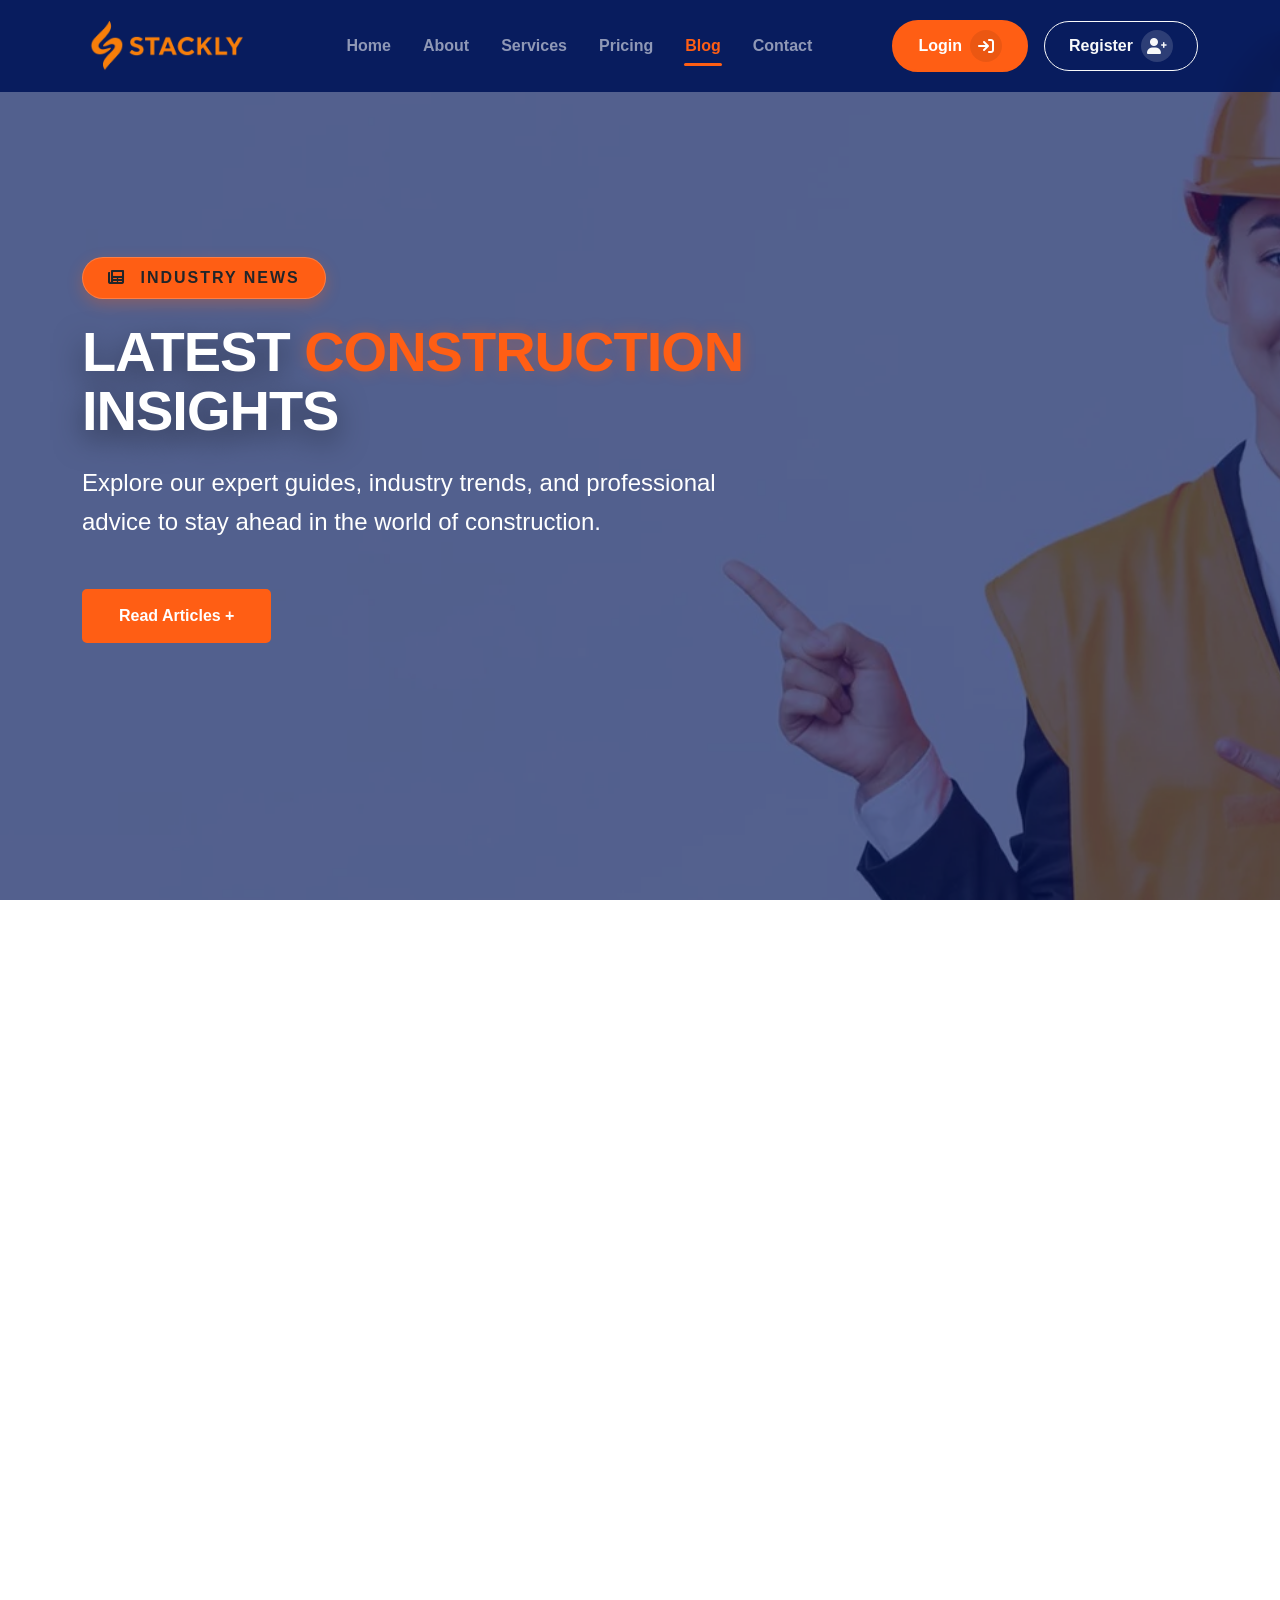
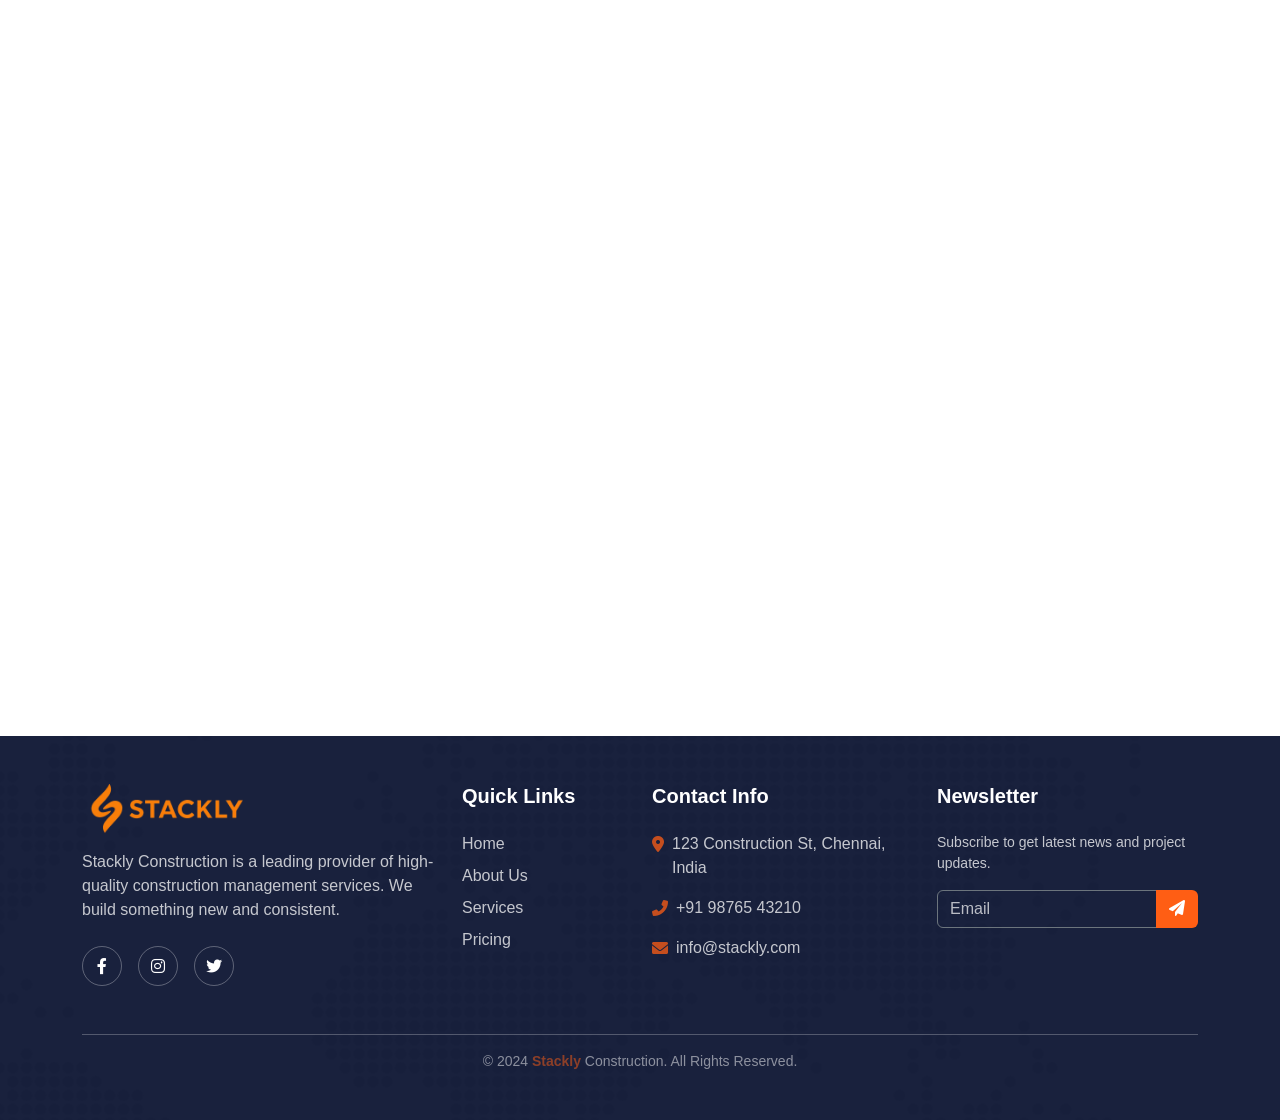
<file: blog.html>
<!DOCTYPE html>
<html lang="en">
<head>
    <meta charset="UTF-8">
    <meta name="viewport" content="width=device-width, initial-scale=1">
    <title>Blog | BuildPro Construction Insights</title>
   <link href="https://cdn.jsdelivr.net/npm/bootstrap@5.3.3/dist/css/bootstrap.min.css" rel="stylesheet">
    <link rel="stylesheet" href="css/style.css">
    <link rel="stylesheet" href="https://cdn.jsdelivr.net/npm/bootstrap-icons@1.11.3/font/bootstrap-icons.min.css">
    <link rel="stylesheet" href="https://cdnjs.cloudflare.com/ajax/libs/animate.css/4.1.1/animate.min.css">
    <link rel="stylesheet" href="https://cdnjs.cloudflare.com/ajax/libs/font-awesome/6.0.0/css/all.min.css">
    <link href="https://unpkg.com/aos@2.3.1/dist/aos.css" rel="stylesheet">
    <style>
        .sidebar-box { background: #f8f9fa; border-radius: 15px; padding: 25px; margin-bottom: 30px; }
    </style>
</head>
<body> <div id="preloader">
        <div class="loader-content text-center">
            <div class="loader-icon mb-3"><i class="fas fa-hammer"></i></div>
            <h5 class="fw-bold text-secondary tracking-widest">STACKLY</h5>
            <div class="loader-bar mx-auto mt-3"><div class="loader-progress"></div></div>
        </div>
    </div>
    <div id="header-placeholder"></div>

    <section class="slide-bg overflow-hidden" style="background-image:url('assets/images/blog-banner.webp');">
        <div class="overlay"></div>
        <div class="container">
            <div class="hero-content text-center text-lg-start">
                <span class="hero-subtitle mb-4" data-aos="fade-right" data-aos-delay="100">
                    <i class="fas fa-newspaper me-2"></i> INDUSTRY NEWS
                </span>
                <h1 class="text-white fw-bold mb-4" data-aos="fade-up" data-aos-delay="300">
                    Latest <span class="text-primary-glow">Construction</span> Insights
                </h1>
                <p class="lead fs-4 mb-5 max-w-700 text-white mx-auto mx-lg-0" data-aos="fade-up" data-aos-delay="500">
                    Explore our expert guides, industry trends, and professional advice to stay ahead in the world of construction.
                </p>
                <a href="404.html" class="btn thm-btn" data-aos="fade-up" data-aos-delay="700">
                    Read Articles +
                </a>
            </div>
        </div>
    </section>

    <section class="py-5 overflow-hidden">
        <div class="container">
            <div class="row g-5">
                <div class="col-lg-8">
                    <div class="row g-4">
                        <!-- Repeatable Blog Items -->
                        <div class="col-12" data-aos="fade-up" data-aos-delay="100">
                            <div class="blog-card border-0 shadow-sm overflow-hidden"> 
                                <div class="overflow-hidden">
                                    <img src="assets/images/blog1.webp" class="w-100" style="height: 400px; object-fit: cover;" alt="">
                                </div>
                                <div class="p-4">
                                    <div class="mb-2 text-primary small fw-bold">CONSTRUCTION | JULY 24, 2024</div>
                                    <h2 class="fw-bold text-secondary mb-3">10 Critical Steps for a Successful Building Foundation</h2>
                                    <p class="text-muted">A solid foundation is the most important part of any structure. In this detailed guide, we explore the engineering best practices for ensuring soil stability and reinforcement longevity...</p>
                                    <a href="404.html" class="text-primary fw-bold text-decoration-none">Continue Reading <i class="bi bi-arrow-right"></i></a>
                                </div>
                            </div>
                        </div>
                        <div class="col-12 mt-4" data-aos="fade-up" data-aos-delay="200">
                            <div class="blog-card border-0 shadow-sm overflow-hidden"> 
                                <div class="overflow-hidden">
                                    <img src="assets/images/blog2.webp" class="w-100" style="height: 400px; object-fit: cover;" alt="">
                                </div>
                                <div class="p-4">
                                    <div class="mb-2 text-primary small fw-bold">TECHNOLOGY | JULY 15, 2024</div>
                                    <h2 class="fw-bold text-secondary mb-3">How Smart Glass is Revolutionizing Energy Efficient Cities</h2>
                                    <p class="text-muted">Modern architecture is leaning heavily towards glass façades. Discover how new 'Smart Glass' technology adjusts transparency to reduce cooling costs by 30%...</p>
                                    <a href="404.html" class="text-primary fw-bold text-decoration-none">Continue Reading <i class="bi bi-arrow-right"></i></a>
                                </div>
                            </div>
                        </div>
                    </div>
                </div>
                <div class="col-lg-4">
                    <div class="sidebar-box shadow-sm mb-4" data-aos="fade-left" data-aos-delay="300">
                        <h5 class="fw-bold text-secondary mb-3">Search Posts</h5>
                        <div class="input-group">
                            <input type="text" class="form-control border-0 bg-light" placeholder="Keywords...">
                            <button class="btn btn-primary bg-primary border-0"><i class="bi bi-search"></i></button>
                        </div>
                    </div>
                    <div class="sidebar-box shadow-sm mb-4" data-aos="fade-left" data-aos-delay="400">
                        <h5 class="fw-bold text-secondary mb-3">Categories</h5>
                        <ul class="list-unstyled">
                            <li class="mb-3 d-flex justify-content-between align-items-center"><span>Architecture</span> <span class="badge bg-light text-primary rounded-pill">12</span></li>
                            <li class="mb-3 d-flex justify-content-between align-items-center"><span>Eco Building</span> <span class="badge bg-light text-primary rounded-pill">08</span></li>
                            <li class="mb-3 d-flex justify-content-between align-items-center"><span>Safety News</span> <span class="badge bg-light text-primary rounded-pill">15</span></li>
                            <li class="mb-3 d-flex justify-content-between align-items-center"><span>Company News</span> <span class="badge bg-light text-primary rounded-pill">04</span></li>
                        </ul>
                    </div>
                    <div class="sidebar-box bg-primary text-white text-center" data-aos="zoom-in">
                        <h4 class="fw-bold mb-3">Get Professional Advice</h4>
                        <p>Talk to our experts about your project today.</p>
                        <a href="contact.html" class="btn btn-light rounded-pill px-4 fw-bold text-primary">Contact Us</a>
                    </div>
                </div>
            </div>
        </div>
    </section>

    <div id="footer-placeholder"></div>
    <script src="https://code.jquery.com/jquery-3.6.0.min.js"></script>
    <script src="https://cdn.jsdelivr.net/npm/bootstrap@5.3.3/dist/js/bootstrap.bundle.min.js"></script>
    <script src="https://unpkg.com/aos@2.3.1/dist/aos.js"></script>
    <script src="js/main.js"></script>
</body>
</html>
</file>
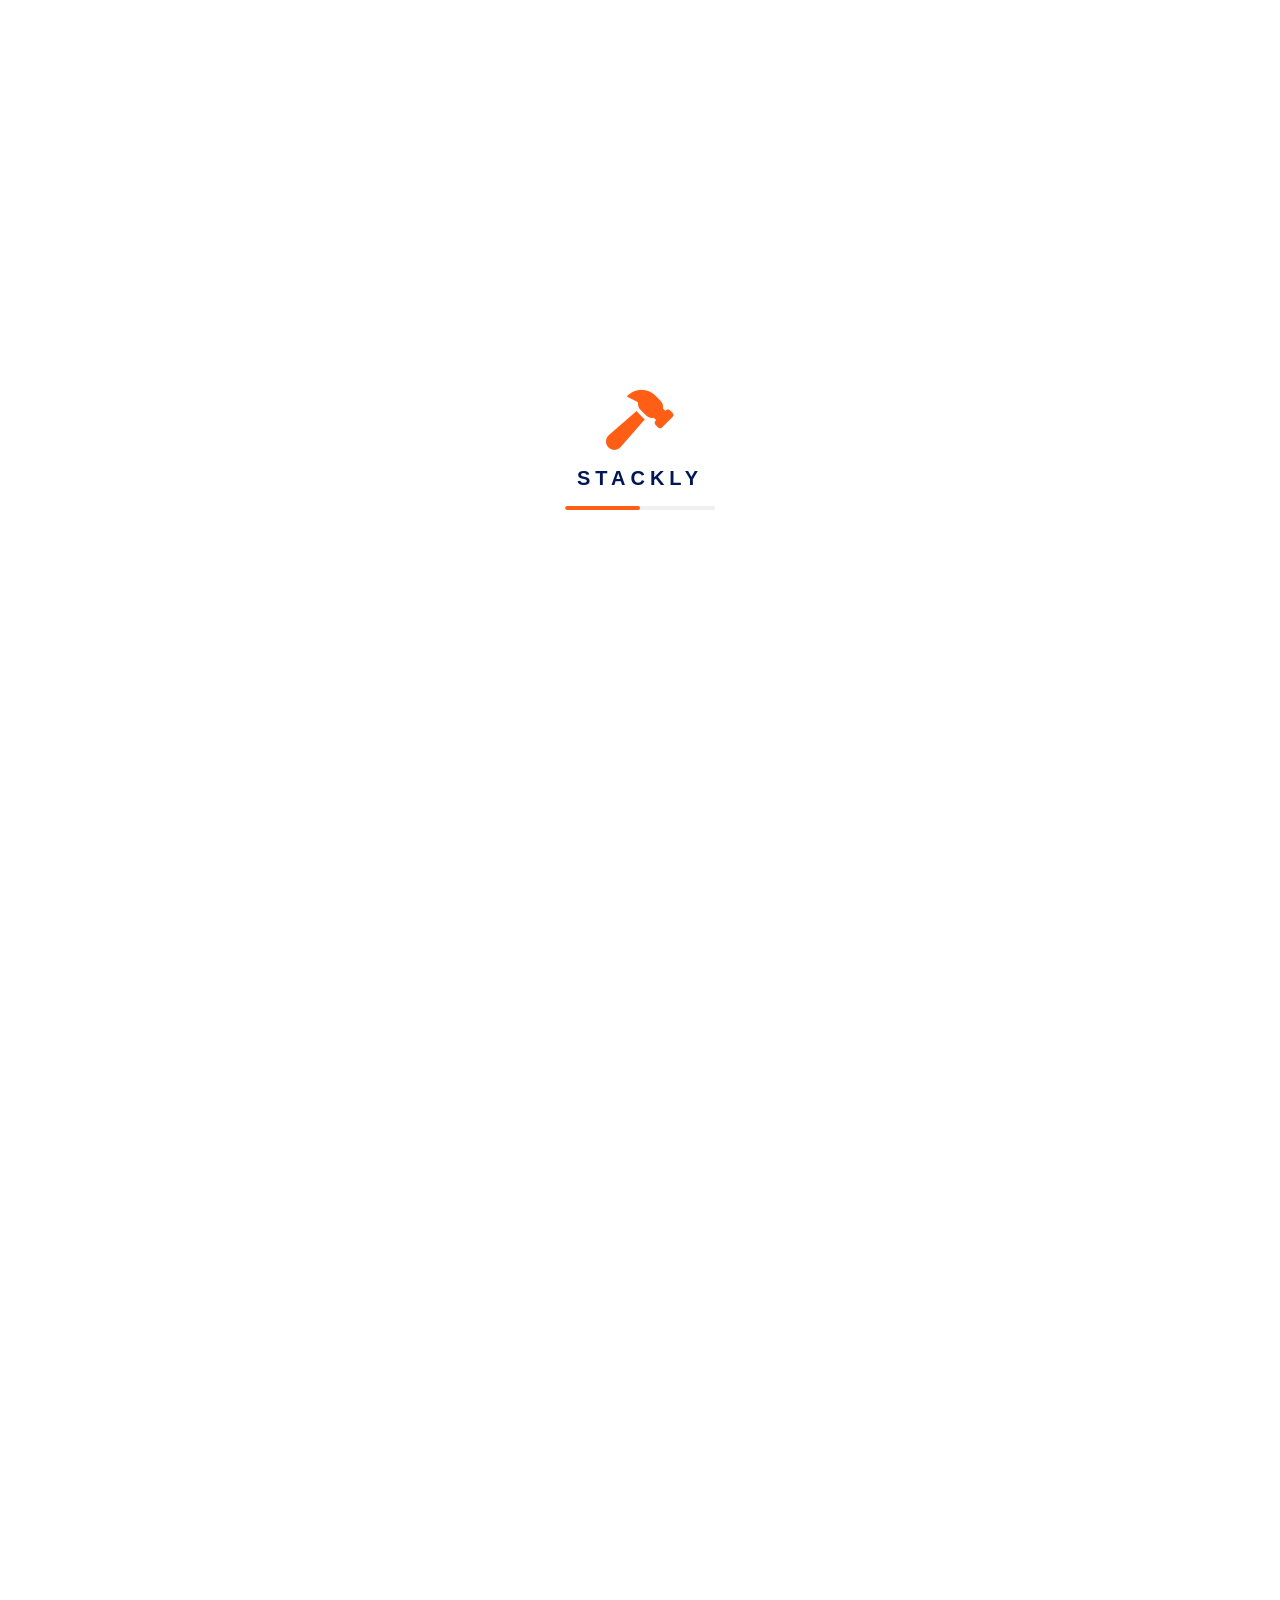
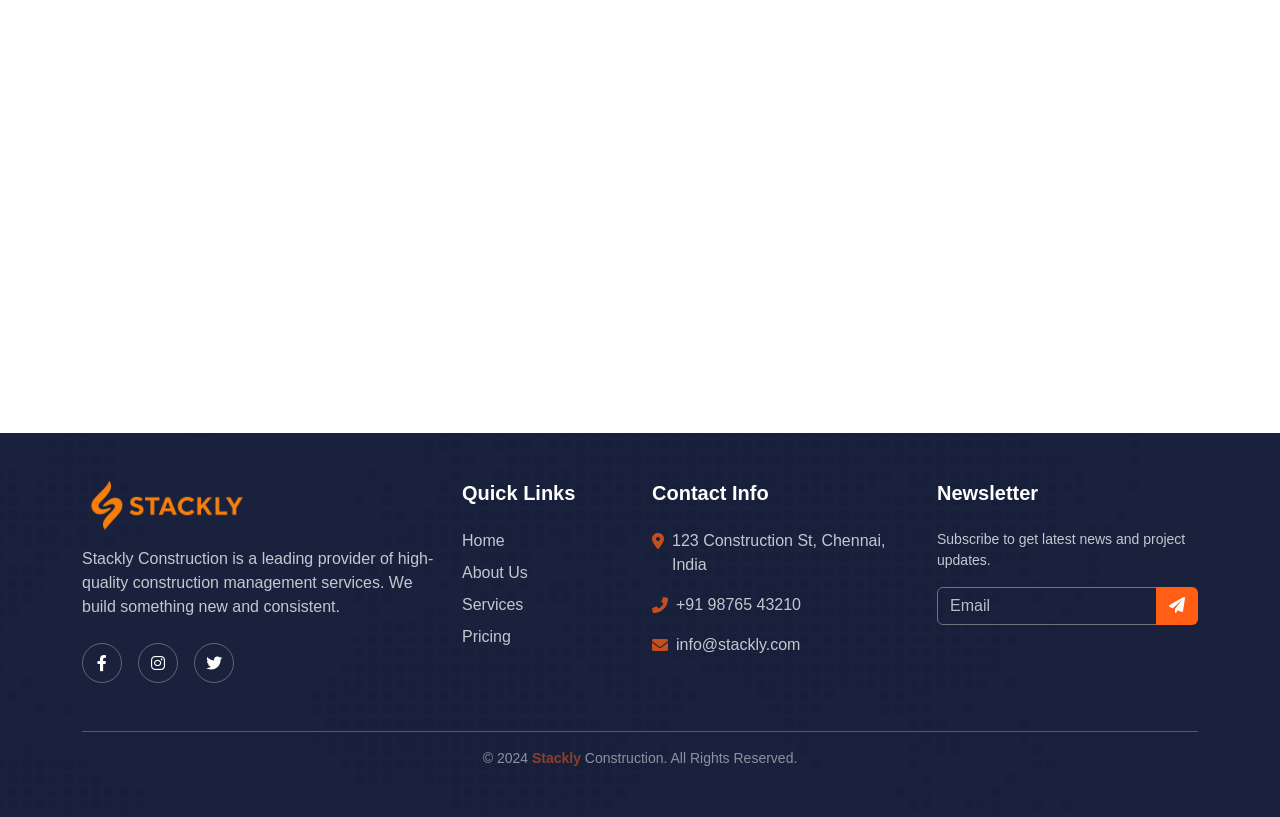
<file: contact.html>
<!DOCTYPE html>
<html lang="en">
<head>
    <meta charset="UTF-8">
    <meta name="viewport" content="width=device-width, initial-scale=1">
    <title>Contact Us | BuildPro Construction</title>
   <link href="https://cdn.jsdelivr.net/npm/bootstrap@5.3.3/dist/css/bootstrap.min.css" rel="stylesheet">
    <link rel="stylesheet" href="css/style.css">
    <link rel="stylesheet" href="https://cdn.jsdelivr.net/npm/bootstrap-icons@1.11.3/font/bootstrap-icons.min.css">
    <link rel="stylesheet" href="https://cdnjs.cloudflare.com/ajax/libs/animate.css/4.1.1/animate.min.css">
    <link rel="stylesheet" href="https://cdnjs.cloudflare.com/ajax/libs/font-awesome/6.0.0/css/all.min.css">
    <link href="https://unpkg.com/aos@2.3.1/dist/aos.css" rel="stylesheet">
    <style>
        .contact-icon-box { width: 70px; height: 70px; background: #fff3eb; color: var(--primary); border-radius: 50%; display: flex; align-items: center; justify-content: center; font-size: 28px; transition: 0.3s; }
        .contact-info-item:hover .contact-icon-box { background: var(--primary); color: #fff; }
    </style>
</head>
<body>
     <div id="preloader">
        <div class="loader-content text-center">
            <div class="loader-icon mb-3"><i class="fas fa-hammer"></i></div>
            <h5 class="fw-bold text-secondary tracking-widest">STACKLY</h5>
            <div class="loader-bar mx-auto mt-3"><div class="loader-progress"></div></div>
        </div>
    </div>
    <div id="header-placeholder"></div>

    <section class="slide-bg overflow-hidden" style="background-image:url('assets/images/materials4.webp');">
        <div class="overlay"></div>
        <div class="container">
            <div class="hero-content text-center text-lg-start">
                <span class="hero-subtitle mb-4" data-aos="fade-right" data-aos-delay="100">
                    <i class="fas fa-envelope me-2"></i> CONTACT US
                </span>
                <h1 class="text-white fw-bold mb-4" data-aos="fade-up" data-aos-delay="300">
                    Let's Build Your <span class="text-primary-glow">Future</span>
                </h1>
                <p class="lead fs-4 mb-5 max-w-700 text-white mx-auto mx-lg-0" data-aos="fade-up" data-aos-delay="500">
                    Ready to start your dream project? Our team is here to help you every step of the way, from concept to completion.
                </p>
                <a href="404.html" class="btn thm-btn " data-aos="fade-up" data-aos-delay="700">
                    Send Message +
                </a>
            </div>
        </div>
    </section>

    <section class="py-5 overflow-hidden">
        <div class="container">
            <div class="row g-5">
                <div class="col-lg-4" data-aos="fade-right">
                    <div class="contact-info-item d-flex align-items-center gap-4 mb-5">
                        <div class="contact-icon-box shadow-sm"><i class="bi bi-geo-alt"></i></div>
                        <div>
                            <h5 class="fw-bold text-secondary mb-1">Our Office</h5>
                            <p class="text-muted mb-0">123 Construction Plaza, Chennai, TN</p>
                        </div>
                    </div>
                    <div class="contact-info-item d-flex align-items-center gap-4 mb-5">
                        <div class="contact-icon-box shadow-sm"><i class="bi bi-telephone"></i></div>
                        <div>
                            <h5 class="fw-bold text-secondary mb-1">Call Us</h5>
                            <p class="text-muted mb-0">+91 98765 43210</p>
                        </div>
                    </div>
                    <div class="contact-info-item d-flex align-items-center gap-4 mb-5">
                        <div class="contact-icon-box shadow-sm"><i class="bi bi-envelope"></i></div>
                        <div>
                            <h5 class="fw-bold text-secondary mb-1">Email Us</h5>
                            <p class="text-muted mb-0">info@stacklybuild.com</p>
                        </div>
                    </div>
                    <div class="mt-4">
                        <h5 class="fw-bold text-secondary mb-3">Follow Our Progress</h5>
                        <div class="d-flex gap-3">
                            <a href="404.html" class="contact-social-icon"><i class="fab fa-facebook-f"></i></a>
                            <a href="404.html" class="contact-social-icon"><i class="fab fa-instagram"></i></a>
                            <a href="404.html" class="contact-social-icon"><i class="fab fa-twitter"></i></a>
                        </div>
                    </div>
                </div>
                <div class="col-lg-8" data-aos="fade-left">
                    <div class="bg-white p-5 rounded-4 shadow-sm">
                        <h3 class="fw-bold text-secondary mb-4">Send Us a Message</h3>
                        <form action="404.html">
                            <div class="row g-3">
                                <div class="col-md-6"><input type="text" class="form-control py-3" placeholder="Your Name" required></div>
                                <div class="col-md-6"><input type="email" class="form-control py-3" placeholder="Your Email" required></div>
                                <div class="col-12"><input type="text" class="form-control py-3" placeholder="Project Subject"></div>
                                <div class="col-12"><textarea class="form-control py-3" rows="5" placeholder="Project Description & Details"></textarea></div>
                                <div class="col-12"><button class="thm-btn w-100 py-3">Send Message Now</button></div>
                            </div>
                        </form>
                    </div>
                </div>
            </div>
        </div>
    </section>

    <section class="pb-5 overflow-hidden" data-aos="zoom-in">
        <div class="container">
            <div class="rounded-4 overflow-hidden shadow">
                <iframe 
                    src="https://maps.google.com/maps?q=chennai&t=&z=13&ie=UTF8&iwloc=&output=embed" 
                    width="100%" height="450" style="border:0;" allowfullscreen="" loading="lazy">
                </iframe>
            </div>
        </div>
    </section>

    <div id="footer-placeholder"></div>
    <script src="https://code.jquery.com/jquery-3.6.0.min.js"></script>
    <script src="https://cdn.jsdelivr.net/npm/bootstrap@5.3.3/dist/js/bootstrap.bundle.min.js"></script>
    <script src="https://unpkg.com/aos@2.3.1/dist/aos.js"></script>
    <script src="js/main.js"></script>
</body>
</html>
</file>
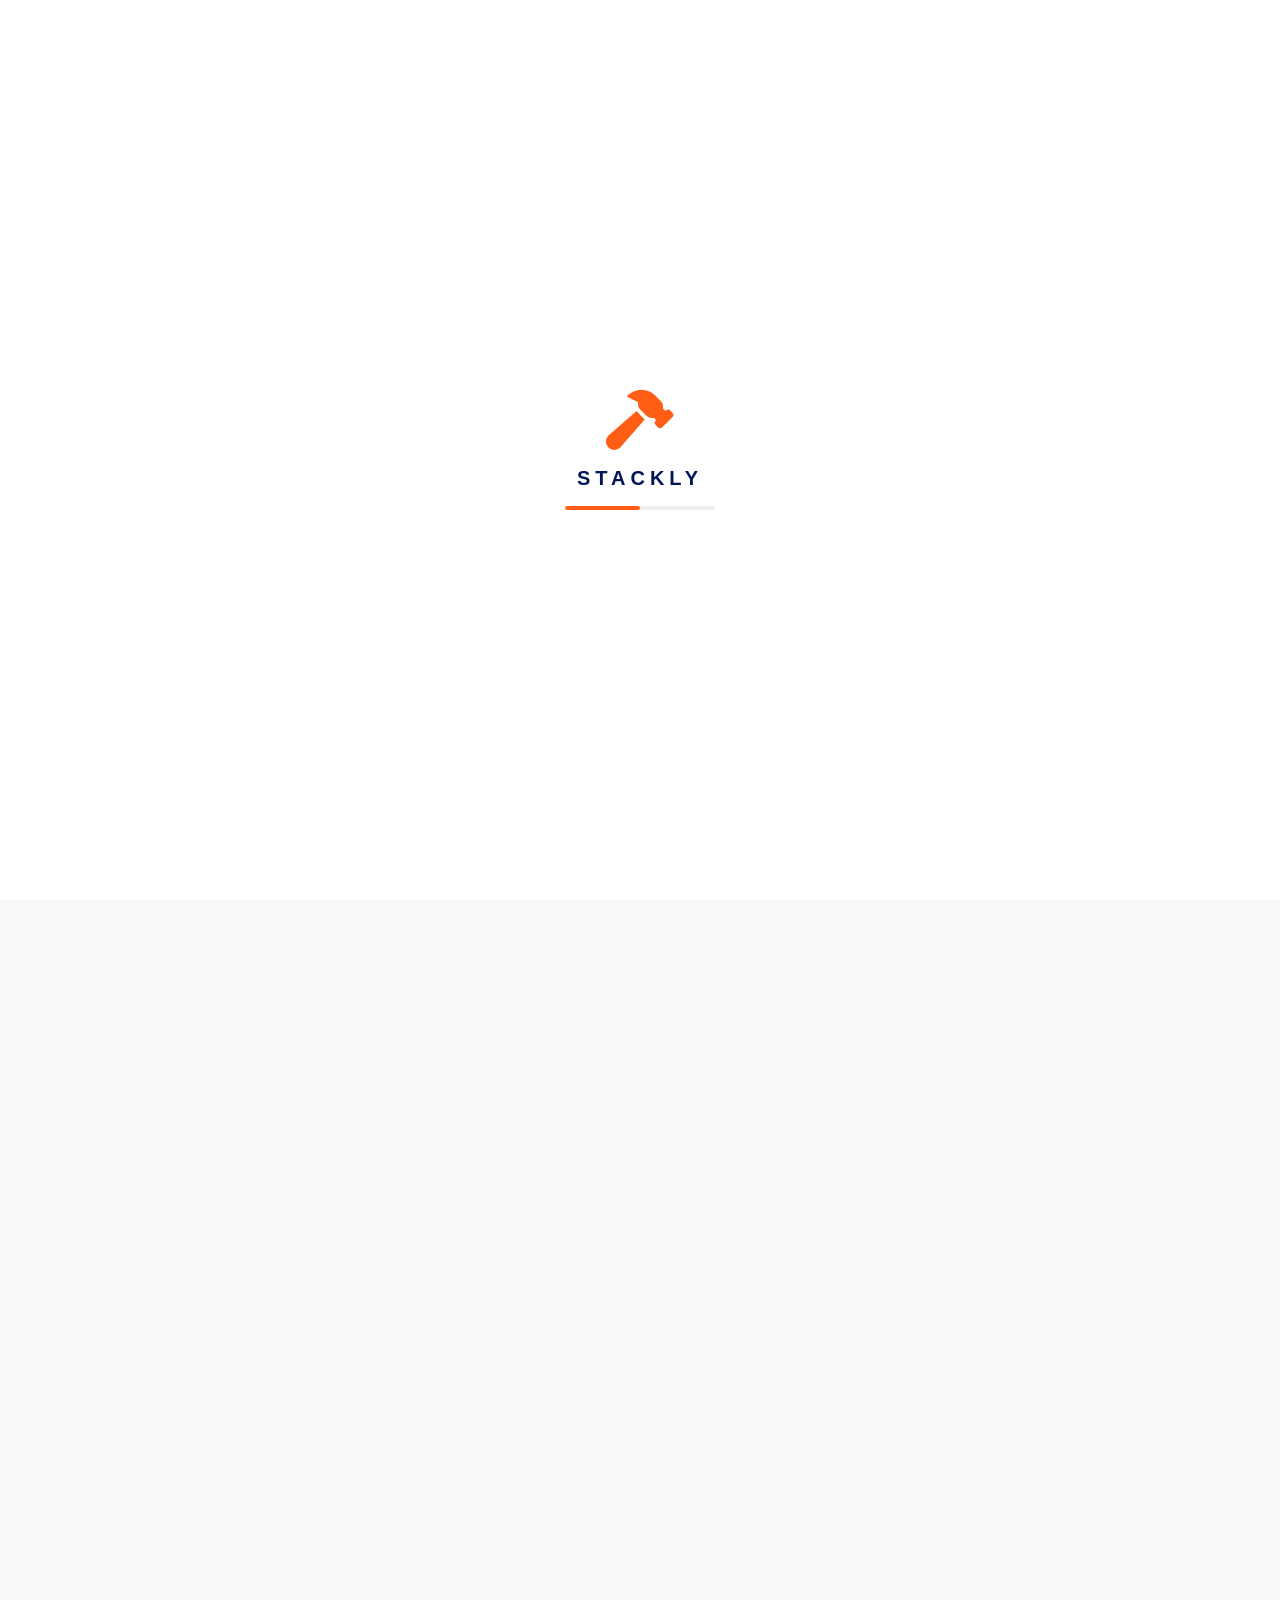
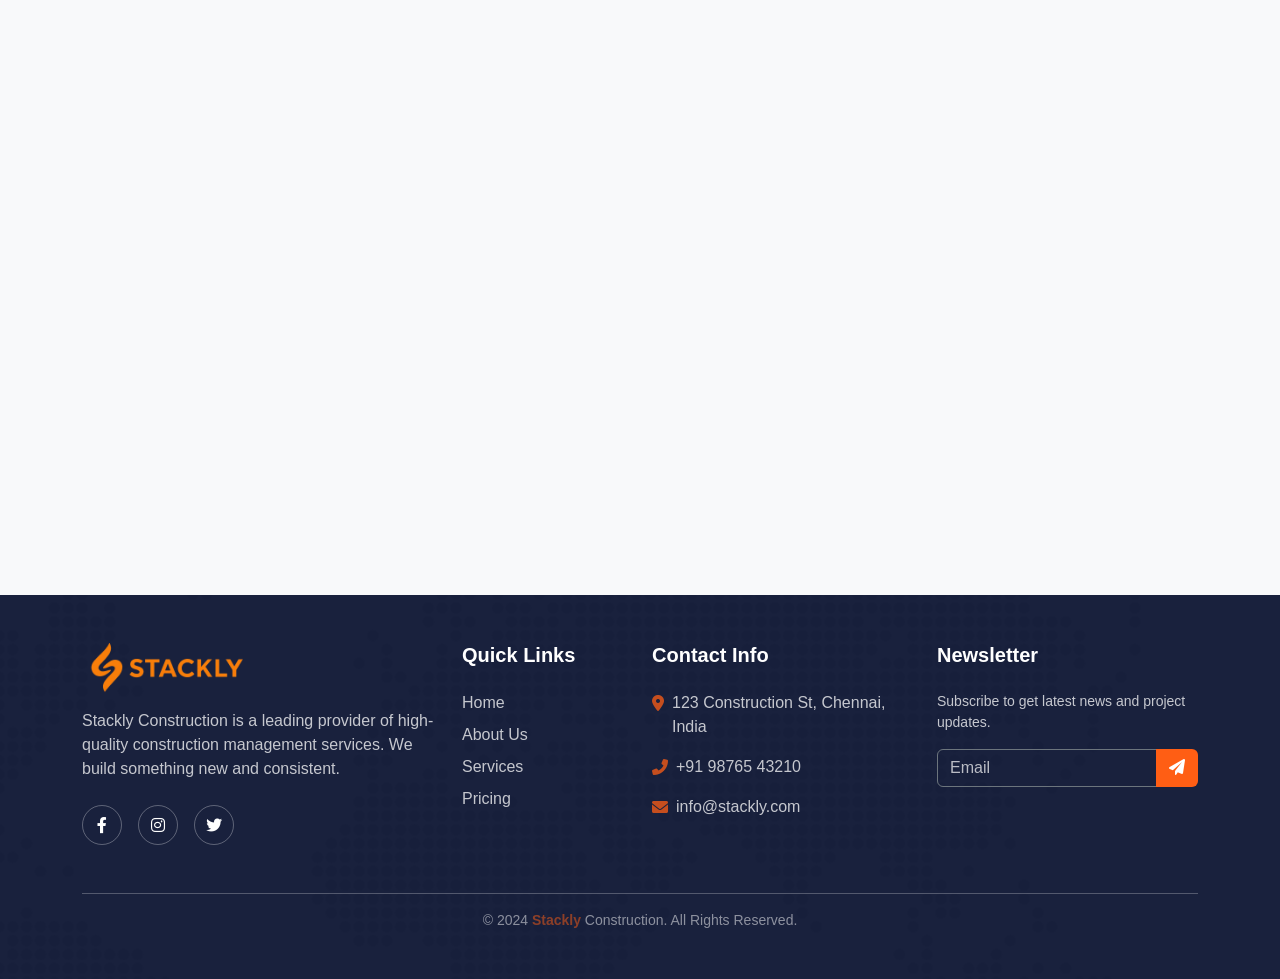
<file: pricing.html>
<!DOCTYPE html>
<html lang="en">
<head>
    <meta charset="UTF-8">
    <meta name="viewport" content="width=device-width, initial-scale=1">
    <title>Pricing Plans | BuildPro Construction</title>
   <link href="https://cdn.jsdelivr.net/npm/bootstrap@5.3.3/dist/css/bootstrap.min.css" rel="stylesheet">
    <link rel="stylesheet" href="css/style.css">
    <link rel="stylesheet" href="https://cdn.jsdelivr.net/npm/bootstrap-icons@1.11.3/font/bootstrap-icons.min.css">
    <link rel="stylesheet" href="https://cdnjs.cloudflare.com/ajax/libs/animate.css/4.1.1/animate.min.css">
    <link rel="stylesheet" href="https://cdnjs.cloudflare.com/ajax/libs/font-awesome/6.0.0/css/all.min.css">
    <link href="https://unpkg.com/aos@2.3.1/dist/aos.css" rel="stylesheet">
    
    <style>
        /* Specific pricing styles can go here if needed */
    </style>
</head>
<body>
     <div id="preloader">
        <div class="loader-content text-center">
            <div class="loader-icon mb-3"><i class="fas fa-hammer"></i></div>
            <h5 class="fw-bold text-secondary tracking-widest">STACKLY</h5>
            <div class="loader-bar mx-auto mt-3"><div class="loader-progress"></div></div>
        </div>
    </div>
    <div id="header-placeholder"></div>

    <section class="slide-bg overflow-hidden" style="background-image:url('assets/images/project1.webp');">
        <div class="overlay"></div>
        <div class="container">
            <div class="hero-content text-center text-lg-start">
                <span class="hero-subtitle mb-4" data-aos="fade-right" data-aos-delay="100">
                    <i class="fas fa-tags me-2"></i> PRICING PLANS
                </span>
                <h1 class="text-white fw-bold mb-4" data-aos="fade-up" data-aos-delay="300">
                    Transparent <span class="text-primary-glow">Pricing</span> Models
                </h1>
                <p class="lead fs-4 mb-5 max-w-700 text-white mx-auto mx-lg-0" data-aos="fade-up" data-aos-delay="500">
                    We offer flexible and transparent pricing plans for every scale of construction, from small renovations to massive landmarks.
                </p>
                <a href="404.html" class="btn thm-btn" data-aos="fade-up" data-aos-delay="700">
                    Explore Plans +
                </a>
            </div>
        </div>
    </section>

    <section class="py-5 bg-light overflow-hidden">
        <div class="container">
            <div class="row g-4 justify-content-center">
                <!-- Standard Plans using the cards we developed -->
                <div class="col-lg-4" data-aos="fade-up" data-aos-delay="100">
                    <div class="pricing-card text-center h-100">
                        <h4 class="fw-bold text-secondary">Basic Build</h4>
                        <div class="price-tag my-4">
                            <h2><span class="fs-4 text-muted">$</span>1,200<small class="fs-6 text-muted">/sq.ft</small></h2>
                        </div>
                        <ul class="list-unstyled mb-4">
                            <li class="py-2"><i class="bi bi-check text-primary fw-bold"></i> Standard Materials</li>
                            <li class="py-2"><i class="bi bi-check text-primary fw-bold"></i> 2D Design Layout</li>
                            <li class="py-2"><i class="bi bi-check text-primary fw-bold"></i> Basic Foundation</li>
                            <li class="py-2 text-muted text-decoration-line-through">Smart Home Integration</li>
                        </ul>
                        <a href="404.html" class="thm-btn w-100">Choose Plan</a>
                    </div>
                </div>
                <div class="col-lg-4" data-aos="fade-up" data-aos-delay="200">
                    <div class="pricing-card featured text-center h-100">
                        <div class="badge bg-primary rounded-pill mb-3">MOST POPULAR</div>
                        <h4 class="fw-bold">Premium Build</h4>
                        <div class="price-tag my-4">
                            <h2><span class="fs-4 text-white-50">$</span>2,500<small class="fs-6 text-white-50">/sq.ft</small></h2>
                        </div>
                        <ul class="list-unstyled mb-4">
                            <li class="py-2"><i class="bi bi-check text-primary fw-bold"></i> High-Grade Materials</li>
                            <li class="py-2"><i class="bi bi-check text-primary fw-bold"></i> 3D Modeling & Virtual Tours</li>
                            <li class="py-2"><i class="bi bi-check text-primary fw-bold"></i> Solar Panel Readiness</li>
                            <li class="py-2"><i class="bi bi-check text-primary fw-bold"></i> Interior Designing</li>
                        </ul>
                        <a href="404.html" class="thm-btn w-100" style="background: #fff; color: var(--primary);">Choose Plan</a>
                    </div>
                </div>
                <div class="col-lg-4" data-aos="fade-up" data-aos-delay="300">
                    <div class="pricing-card text-center h-100">
                        <h4 class="fw-bold text-secondary">Luxury Build</h4>
                        <div class="price-tag my-4">
                            <h2><span class="fs-4 text-muted">$</span>4,000<small class="fs-6 text-muted">/sq.ft</small></h2>
                        </div>
                        <ul class="list-unstyled mb-4">
                            <li class="py-2"><i class="bi bi-check text-primary fw-bold"></i> Italian Marble & Wood</li>
                            <li class="py-2"><i class="bi bi-check text-primary fw-bold"></i> Full Smart Automation</li>
                            <li class="py-2"><i class="bi bi-check text-primary fw-bold"></i> Landscape Architecture</li>
                            <li class="py-2"><i class="bi bi-check text-primary fw-bold"></i> Lifetime Maintenance</li>
                        </ul>
                        <a href="404.html" class="thm-btn w-100">Choose Plan</a>
                    </div>
                </div>
            </div>

            <div class="pt-5" data-aos="fade-up">
                <h2 class="text-center display-6 fw-bold mb-5 text-secondary">Detailed Plan Comparison</h2>
                <div class="table-responsive shadow-lg rounded-4 border-0">
                    <table class="table comparison-table align-middle mb-0">
                        <thead>
                            <tr>
                                <th class="feature-head">Service Features</th>
                                <th class="text-center plan-head">Basic Build</th>
                                <th class="text-center plan-head active-head">Premium Build</th>
                                <th class="text-center plan-head">Luxury Build</th>
                            </tr>
                        </thead>
                        <tbody>
                            <tr data-aos="fade-up" data-aos-delay="100"><td>Engineering Consultation</td><td class="text-center">2 Hours</td><td class="text-center fw-bold text-dark">Unlimited</td><td class="text-center">On-Site Dedicated</td></tr>
                            <tr data-aos="fade-up" data-aos-delay="150"><td>Material Warranty</td><td class="text-center">5 Years</td><td class="text-center fw-bold text-dark">15 Years</td><td class="text-center">Life-time</td></tr>
                            <tr data-aos="fade-up" data-aos-delay="200"><td>Completion Buffer</td><td class="text-center">30 Days</td><td class="text-center text-primary fw-bold">0 Days</td><td class="text-center text-primary fw-bold">0 Days</td></tr>
                            <tr data-aos="fade-up" data-aos-delay="250"><td>Structure Stability Audit</td><td class="text-center"><i class="bi bi-check-circle-fill text-primary"></i></td><td class="text-center"><i class="bi bi-check-circle-fill text-primary"></i></td><td class="text-center"><i class="bi bi-check-circle-fill text-primary"></i></td></tr>
                            <tr data-aos="fade-up" data-aos-delay="300"><td>Interior Painting</td><td class="text-center"><i class="bi bi-check-circle-fill text-primary"></i></td><td class="text-center"><i class="bi bi-check-circle-fill text-primary"></i></td><td class="text-center"><i class="bi bi-check-circle-fill text-primary"></i></td></tr>
                            <tr data-aos="fade-up" data-aos-delay="350"><td>Garden Design</td><td class="text-center text-muted"><i class="bi bi-dash-circle"></i></td><td class="text-center text-primary">Basic Layout</td><td class="text-center">Advanced Scaping</td></tr>
                            <tr data-aos="fade-up" data-aos-delay="400"><td>Smart Home Setup</td><td class="text-center text-muted"><i class="bi bi-dash-circle"></i></td><td class="text-center text-primary"><i class="bi bi-check-circle-fill"></i></td><td class="text-center"><i class="bi bi-check-circle-fill text-primary"></i></td></tr>
                        </tbody>
                    </table>
                </div>
            </div>
        </div>
    </section>

    <div id="footer-placeholder"></div>
    <script src="https://code.jquery.com/jquery-3.6.0.min.js"></script>
    <script src="https://cdn.jsdelivr.net/npm/bootstrap@5.3.3/dist/js/bootstrap.bundle.min.js"></script>
    <script src="https://unpkg.com/aos@2.3.1/dist/aos.js"></script>
    <script src="js/main.js"></script>
</body>
</html>
</file>
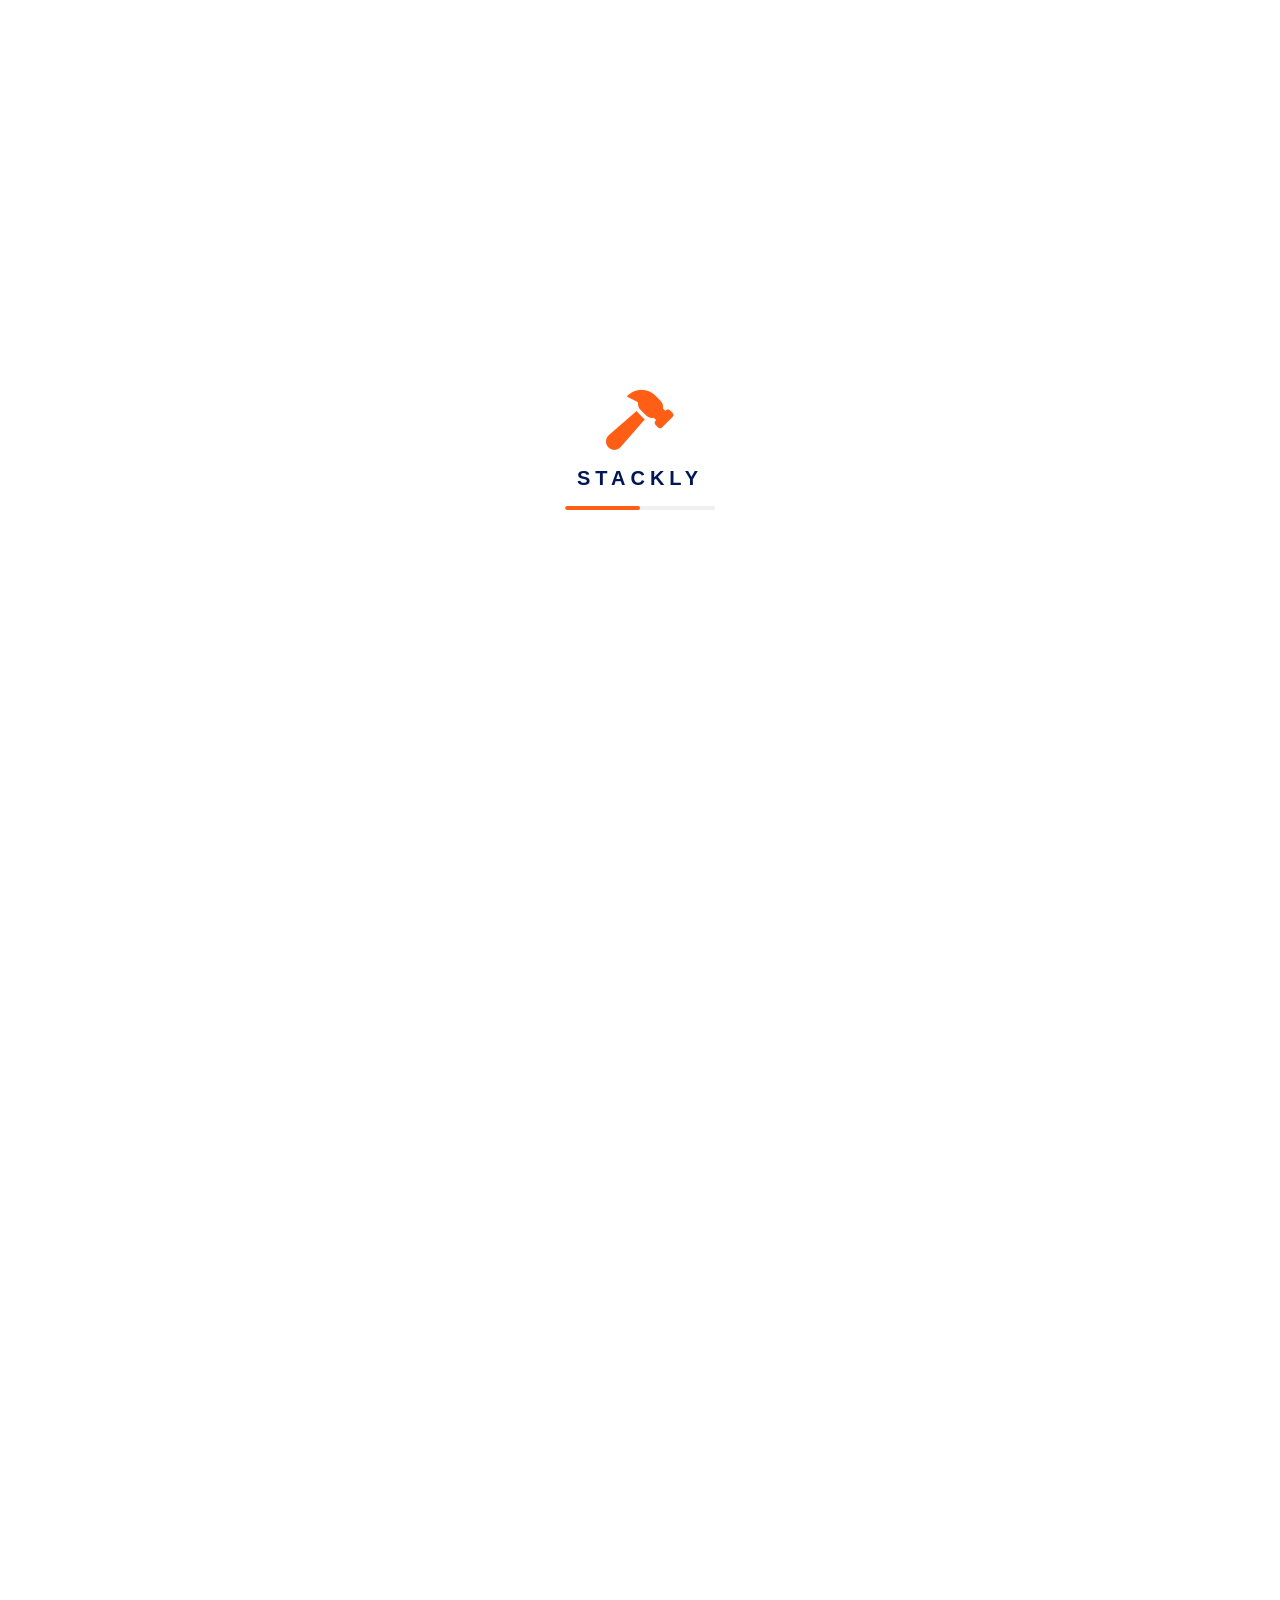
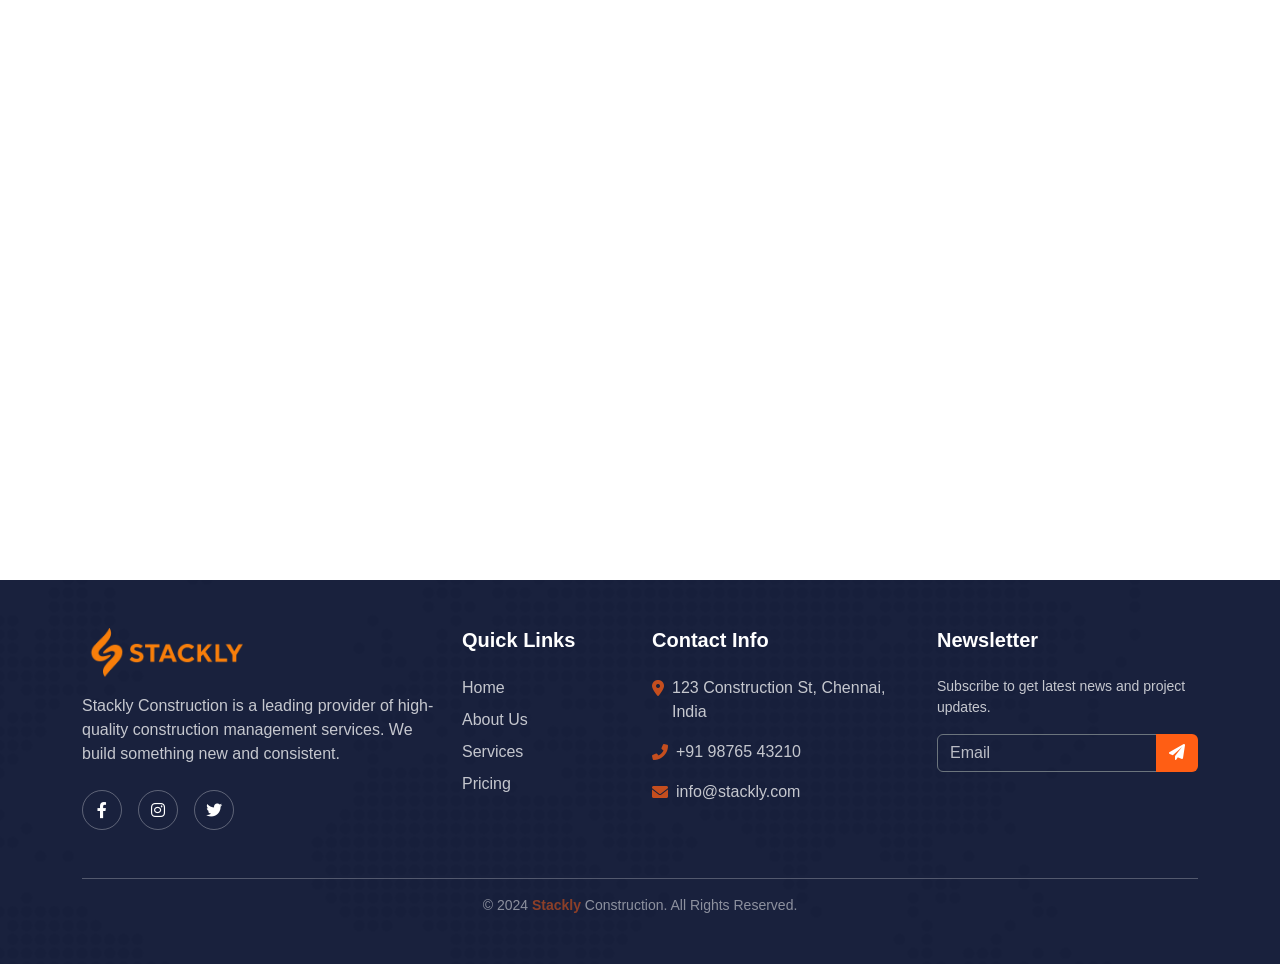
<file: services.html>
<!DOCTYPE html>
<html lang="en">
<head>
    <meta charset="UTF-8">
    <meta name="viewport" content="width=device-width, initial-scale=1">
    <title>Our Services | BuildPro Construction</title>
    <link href="https://cdn.jsdelivr.net/npm/bootstrap@5.3.3/dist/css/bootstrap.min.css" rel="stylesheet">
    <link rel="stylesheet" href="css/style.css">
    <link rel="stylesheet" href="https://cdn.jsdelivr.net/npm/bootstrap-icons@1.11.3/font/bootstrap-icons.min.css">
    <link rel="stylesheet" href="https://cdnjs.cloudflare.com/ajax/libs/font-awesome/6.0.0/css/all.min.css">
    <link href="https://unpkg.com/aos@2.3.1/dist/aos.css" rel="stylesheet">
    
    <style> /* The .service-card border style has been moved to style.css if needed, otherwise removed */ </style>
</head>
<body>
    <div id="preloader">
        <div class="loader-content text-center">
            <div class="loader-icon mb-3"><i class="fas fa-hammer"></i></div>
            <h5 class="fw-bold text-secondary tracking-widest">STACKLY</h5>
            <div class="loader-bar mx-auto mt-3"><div class="loader-progress"></div></div>
        </div>
    </div>
    <div id="header-placeholder"></div>

    <section class="slide-bg overflow-hidden" style="background-image:url('assets/images/service-banner.webp');">
        <div class="overlay"></div>
        <div class="container">
            <div class="hero-content text-center text-lg-start">
                <span class="hero-subtitle mb-4" data-aos="fade-right" data-aos-delay="100">
                    <i class="fas fa-tools me-2"></i> OUR SERVICES
                </span>
                <h1 class="text-white fw-bold mb-4" data-aos="fade-up" data-aos-delay="300">
                    Professional <span class="text-primary-glow">Project</span> Solutions
                </h1>
                <p class="lead fs-4 mb-5 max-w-700 text-white mx-auto mx-lg-0" data-aos="fade-up" data-aos-delay="500">
                    We offer a comprehensive range of construction services tailored to meet your unique needs and exceed expectations.
                </p>
                <a href="contact.html" class="btn thm-btn" data-aos="fade-up" data-aos-delay="700">
                    View Our Projects +
                </a>
            </div>
        </div>
    </section>

    <section class="services-section py-5 overflow-hidden" data-aos="fade-up">
        <div class="container">
            <div class="row g-4 text-white">
                <!-- Expanded Service List -->
                <div class="col-lg-4 col-md-6" data-aos="fade-up" data-aos-delay="100">
                    <div class="service-card py-5 px-4 h-100 d-flex flex-column align-items-start">
                        <i class="bi bi-building fs-1 text-primary mb-3"></i>
                        <h3 class="fw-bold">Residential Construction</h3>
                        <p class="text-white-50">Custom home building, luxury villas, and multi-family residential complexes designed for modern living.</p>
                        <a href="404.html" class="service-btn"><i class="bi bi-arrow-right"></i></a>
                    </div>
                </div>
                <div class="col-lg-4 col-md-6" data-aos="fade-up" data-aos-delay="200">
                    <div class="service-card py-5 px-4 h-100 d-flex flex-column align-items-start">
                        <i class="bi bi-gear-wide-connected fs-1 text-primary mb-3"></i>
                        <h3 class="fw-bold">Industrial Facilities</h3>
                        <p class="text-white-50">State-of-the-art factories, warehouses, and logistics centers with optimized infrastructure.</p>
                        <a href="404.html" class="service-btn"><i class="bi bi-arrow-right"></i></a>
                    </div>
                </div>
                <div class="col-lg-4 col-md-6" data-aos="fade-up" data-aos-delay="300">
                    <div class="service-card py-5 px-4 h-100 d-flex flex-column align-items-start">
                        <i class="bi bi-hammer fs-1 text-primary mb-3"></i>
                        <h3 class="fw-bold">Commercial Renovation</h3>
                        <p class="text-white-50">Modernizing office spaces, retail outlets, and hospitality venues to improve functionality and style.</p>
                        <a href="404.html" class="service-btn"><i class="bi bi-arrow-right"></i></a>
                    </div>
                </div>
                <div class="col-lg-4 col-md-6" data-aos="fade-up" data-aos-delay="100">
                    <div class="service-card py-5 px-4 h-100 d-flex flex-column align-items-start">
                        <i class="bi bi-vector-pen fs-1 text-primary mb-3"></i>
                        <h3 class="fw-bold">Architectural Design</h3>
                        <p class="text-white-50">Creative and technical design solutions that balance aesthetics with structural integrity.</p>
                        <a href="404.html" class="service-btn"><i class="bi bi-arrow-right"></i></a>
                    </div>
                </div>
                <div class="col-lg-4 col-md-6" data-aos="fade-up" data-aos-delay="200">
                    <div class="service-card py-5 px-4 h-100 d-flex flex-column align-items-start">
                        <i class="bi bi-palette fs-1 text-primary mb-3"></i>
                        <h3 class="fw-bold">Interior Design</h3>
                        <p class="text-white-50">Transforming indoor spaces with innovative designs, functional layouts, and aesthetic appeal.</p>
                        <a href="404.html" class="service-btn"><i class="bi bi-arrow-right"></i></a>
                    </div>
                </div>
                <div class="col-lg-4 col-md-6" data-aos="fade-up" data-aos-delay="300">
                    <div class="service-card py-5 px-4 h-100 d-flex flex-column align-items-start">
                        <i class="bi bi-graph-up fs-1 text-primary mb-3"></i>
                        <h3 class="fw-bold">Project Management</h3>
                        <p class="text-white-50">End-to-end project oversight, ensuring timely delivery, budget adherence, and quality control.</p>
                        <a href="404.html" class="service-btn"><i class="bi bi-arrow-right"></i></a>
                    </div>
                </div>
                <div class="col-lg-4 col-md-6" data-aos="fade-up" data-aos-delay="100">
                    <div class="service-card py-5 px-4 h-100 d-flex flex-column align-items-start">
                        <i class="bi bi-gear-wide-connected fs-1 text-primary mb-3"></i>
                        <h3 class="fw-bold">Site Preparation</h3>
                        <p class="text-white-50">Comprehensive land clearing, excavation, and foundation work for new constructions.</p>
                        <a href="404.html" class="service-btn"><i class="bi bi-arrow-right"></i></a>
                    </div>
                </div>
                <div class="col-lg-4 col-md-6" data-aos="fade-up" data-aos-delay="200">
                    <div class="service-card py-5 px-4 h-100 d-flex flex-column align-items-start">
                        <i class="bi bi-diagram-3 fs-1 text-primary mb-3"></i>
                        <h3 class="fw-bold">Structural Engineering</h3>
                        <p class="text-white-50">Designing robust and safe structural frameworks for buildings of all sizes and complexities.</p>
                        <a href="404.html" class="service-btn"><i class="bi bi-arrow-right"></i></a>
                    </div>
                </div>
                <!-- Add more as needed -->
            </div>
        </div>
    </section>

    <div id="footer-placeholder"></div>
    <script src="https://code.jquery.com/jquery-3.6.0.min.js"></script>
    <script src="https://cdn.jsdelivr.net/npm/bootstrap@5.3.3/dist/js/bootstrap.bundle.min.js"></script>
    <script src="https://cdn.jsdelivr.net/npm/swiper@11/swiper-bundle.min.js"></script>
    <script src="https://unpkg.com/aos@2.3.1/dist/aos.js"></script>
    <script src="js/main.js"></script>
</body>
</html>
</file>
<file: css/style.css>
body {
    font-family: 'Segoe UI', Roboto, Helvetica, Arial, sans-serif;
}

.fw-extrabold { font-weight: 800; }

.text-primary-glow {
    color: var(--primary);
    text-shadow: 0 0 15px rgba(255, 94, 20, 0.3);
}

.navbar {
    transition: all 0.4s ease;
    background-color: rgba(0, 22, 89, 0.9) !important; /* Semi-transparent dark blue */
    backdrop-filter: blur(10px);
}

.navbar.navbar-scrolled {
    padding: 10px 0 !important;
    background-color: var(--dark) !important;
    box-shadow: 0 5px 25px rgba(0,0,0,0.3);
}

@media (max-width: 991px) {
  
    .navbar-collapse {
        height: 100vh; 
        background-color: var(--dark) !important;
        padding: 40px 20px 100px 20px;
        overflow-y: auto; 
        border-top: 1px solid rgba(255, 255, 255, 0.1);
        transition: all 0.4s ease;
    }

    .navbar-nav .nav-link {
        font-size: 1.2rem;
        padding: 15px 0 !important;
        border-bottom: 1px solid rgba(255, 255, 255, 0.05);
    }
}

.nav-link {
    transition: 0.3s;
}

.nav-link:hover, 
.nav-link.active {
    color: var(--primary) !important;
    position: relative;
}

/* Trendy bottom line for active link */
.nav-link.active::after {
    content: '';
    position: absolute;
    bottom: 0;
    left: 15px; /* Alignment with text padding */
    right: 15px;
    height: 3px;
    background-color: var(--primary);
    border-radius: 50px;
}

:root {
    --primary:#ff5e14;
    --dark: #001659;
}

.thm-btn {
    position: relative;
    background: var(--primary);
    color: #fff;
    padding: 13px 35px;
    border-radius: 5px;
    text-decoration: none;
    display: inline-block;
    font-weight: bold;
    transition: all 0.5s ease;
    border: 2px solid var(--primary);
    overflow: hidden;
    z-index: 1;
}

.thm-btn::before {
    content: '';
    position: absolute;
    top: 0; left: 0; width: 0; height: 100%;
    background: #fff;
    z-index: -1;
    transition: all 0.5s ease;
}

.thm-btn:hover {
    background: white;
    color: var(--primary);
}

.text-primary{
    color:var(--primary) !important;
}

.text-secondary{
    color:var(--dark) !important;
}

/* slider banner */


/* HERO */

.hero-slider{
    overflow:hidden;
}

.swiper-slide{
    position:relative;
}

.slide-bg{
    min-height: 100vh;
    /* Support for modern mobile browsers */
    min-height: 100svh;
    background-size:cover;
    background-position:center;

    display:flex;
    align-items:center;

    position:relative;
    transition: transform 10s ease;
}

/* Modern Background Zoom Animation */
.swiper-slide-active .slide-bg {
    transform: scale(1.07);
}

.hero-content {
    max-width: 850px;
}

.overlay{

    position:absolute;
    inset:0;

    background:
    rgba(0,20,90,.65);
}

.hero-content h1 {
    font-size: clamp(2rem, 5vw, 3.5rem); /* Reduced size for better look */
    line-height: 1.05;
    letter-spacing: -1px;
    text-transform: uppercase;
    text-shadow: 0 10px 30px rgba(0,0,0,0.5);
    max-width: 100%;
}

.hero-content p {
    opacity: 0.85;
    line-height: 1.6;
}

.hero-content .hero-subtitle {
    background: var(--primary);
    display: inline-block;
    padding: 8px 25px;
    border-radius: 50px;
    font-size: 16px;
    font-weight: 700;
    letter-spacing: 2px;
    text-transform: uppercase;
    box-shadow: 0 5px 15px rgba(255, 94, 20, 0.3);
    border: 1px solid rgba(255, 255, 255, 0.2);
    backdrop-filter: blur(5px);
}

@media (max-width: 991px) {
    .hero-content {
        padding-top: 100px;
        padding-bottom: 50px;
    }
    .hero-content h1 {
        margin-bottom: 15px !important;
        font-size: 1.8rem;
    }
    .hero-content .hero-subtitle {
        font-size: 12px;
        padding: 5px 15px;
        letter-spacing: 1px;
    }
    .hero-content p {
        font-size: 1.1rem !important;
        margin-bottom: 30px !important;
    }
    
    .slide-bg {
        min-height: 80vh;
    }
}

/* ARROWS */

.swiper-button-next,
.swiper-button-prev{

    width:70px !important;
    height:70px !important;

    border:1px solid rgba(255,255,255,.5);

    border-radius:50%;

    color:#fff !important;

    backdrop-filter:blur(5px);
}

.swiper-button-next::after,
.swiper-button-prev::after{

    font-size:20px !important;
}

/* service section */

.services-section{
    background:var(--dark);
    overflow:hidden;
}


/* CARD */

.service-card{
    background: #142663;
    border-radius:15px;
    height: 100%;
    position:relative;
    overflow:hidden;
    transition:.4s;
}

.service-card::before{
    content:'';
    position:absolute;
    inset:0;
    background:url('../assets/images/materials1.webp')
    center/cover;
    opacity:0;
    transition:.4s;
}

.service-card i {
    font-size: 50px;
    display: inline-block;
    color: var(--primary);
    transition: 0.5s ease;
}

.service-card:hover::before{
    opacity:.15;
}

.service-card:hover{
    background: var(--primary);
    transform:translateY(-10px);
}

/* Service Card main icon white and rotation on hover */
.service-card:hover > i, 
.service-card:hover .mb-2 i {
    transform: scale(1.1) rotateY(180deg) !important;
    color: #fff !important;
}

/* Service Card content white on hover */
.service-card:hover h3,
.service-card:hover p {
    color: #fff !important;
}

.service-btn {
    display: inline-flex;
    align-items: center;
    justify-content: center;
    width: 46px;
    height: 46px;
    background: #fff;
    color: var(--primary);
    border-radius: 50px;
    text-decoration: none;
    transition: all 0.4s cubic-bezier(0.4, 0, 0.2, 1);
    margin-top: 20px;
    position: relative;
    overflow: hidden;
    padding: 0 12px;
    border: 1px solid transparent;
    white-space: nowrap;
}

.service-btn::before {
    content: 'Read More';
    font-size: 13px;
    font-weight: 700;
    opacity: 0;
    max-width: 0;
    transition: all 0.4s ease;
    display: inline-block;
}

.service-btn:hover {
    width: 140px;
    background: var(--dark);
    color: #fff;
    justify-content: space-between;
}

.service-btn:hover::before {
    opacity: 1;
    max-width: 100px;
    margin-right: 10px;
}

.service-btn i {
    transition: transform 0.3s ease;
    font-size: 20px;
    display: inline-block;
}

.service-btn:hover i {
    transform: translateX(3px);
}





/* IMAGE */

.about-image-wrapper {
    position: relative;
    padding: 20px;
    border-radius: 0 180px 0 180px;
    max-width: 100%;
    background: #eaeaea;
}

.about-img {
    width: 100%;
    height: 100%;
    object-fit: cover;

    border-radius:
        0 160px 0 160px;

    transition: .5s;
}

.about-image-wrapper:hover .about-img {
    transform: scale(1.03);
}

/* PLAY BUTTON */

.play-btn {
    position: absolute;
    bottom: 60px;
    right: 70px;

    width: 90px;
    height: 90px;

    background: var(--primary);

    border-radius: 50%;

    display: flex;
    align-items: center;
    justify-content: center;

    color: white;
    font-size: 28px;

    text-decoration: none;

    z-index: 2;
}

.play-btn::before {
    content: "";

    position: absolute;

    width: 120px;
    height: 120px;

    border-radius: 50%;

    background: rgba(255, 94, 20, .25);

    animation: ripple 2s infinite;
}

.play-btn::after {
    content: "";

    position: absolute;

    width: 150px;
    height: 150px;

    border-radius: 50%;

    background: rgba(255, 94, 20, .12);

    animation: ripple 3s infinite;
}

@keyframes ripple {

    0% {
        transform: scale(.8);
        opacity: 1;
    }

    100% {
        transform: scale(1.4);
        opacity: 0;
    }

}



@media(max-width:991px) {

    .play-btn {

        width: 70px;
        height: 70px;

        font-size: 20px;

        right: 30px;
        bottom: 30px;
    }

}

@media(max-width:576px) {

    .about-image-wrapper {
        border-radius: 0 80px 0 80px;
    }

    .about-img {
        border-radius: 0 70px 0 70px;
    }

}


/* CARD */

.project-item{

    position:relative;

    overflow:hidden;
}

.project-item img{

    width:100%;
    height:100%;

    object-fit:cover;

    transition:.8s;
}

/* OVERLAY */

.project-overlay{

    position:absolute;

    inset:0;

    background:
    rgba(0,27,115,.85);

    opacity:0;

    transition:.5s;
}

/* CONTENT */

.project-content{

    position:absolute;

    left:50px;
    bottom:50px;

    transform:
    translateY(60px);

    transition:.5s;
}

/* PLUS ICON */

.project-icon{

    position:absolute;

    top:60px;
    left:50%;

    transform:
    translateX(-50%)
    translateY(-40px);

    width:65px;
    height:65px;

    background:var(--primary);

    color:#fff;

    text-decoration:none;

    display:flex;

    align-items:center;
    justify-content:center;

    font-size:28px;

    transition:.5s;
}

/* HOVER */

.project-item:hover img{

    transform:scale(1.15);
}

.project-item:hover .project-overlay{

    opacity:1;
}

.project-item:hover .project-content{

    transform:translateY(0);
}

.project-item:hover .project-icon{

    transform:
    translateX(-50%)
    translateY(0);
}

/* BUTTON */

.btn-view{

    background:var(--primary);

    color:#fff;

    padding:18px 40px;

    text-decoration:none;

    font-weight:700;

    display:inline-block;

    transition:.4s;
}

.btn-view:hover{

    background:var(--dark);

    color:#fff;
}

/* our features */
.feature-card{
    background:#fff;
    padding:50px 30px;
    border-radius:20px;
    box-shadow:0 10px 30px rgba(0,0,0,.08);
    transition:.4s;
}

.feature-card:hover{
    transform:translateY(-10px);
    box-shadow:0 20px 40px rgba(0,0,0,.15);
}

.feature-icon{
    width:90px;
    height:90px;
    margin:auto;
    margin-bottom:25px;
    border-radius:50%;
    background:#fff3eb;
    display:flex;
    align-items:center;
    justify-content:center;
    font-size:40px;
    color:#ff5e14;
}

.feature-tag{
    color:#ff5e14;
    font-size:14px;
    font-weight:700;
    letter-spacing:1px;
}

.feature-card h3{
    font-weight:700;
    color:#001b72;
}

.feature-card p{
    color:#666;
    line-height:1.8;
}

.feature-img{
    transition:.5s;
    min-height:350px;
    object-fit:cover;
}

.feature-img:hover{
    transform:scale(1.1);
}

/* faq */
.faq-img{
    transition:.5s;
    min-height:500px;
    object-fit:cover;
}

.faq-img:hover{
    transform:scale(1.05);
}

.accordion-button{
    padding:20px;
    font-size:18px;
}

.accordion-button:not(.collapsed){
    background:#ff5e14;
    color:#fff;
    box-shadow:none;
}

.accordion-button:focus{
    box-shadow:none;
    border:none;
}

.accordion-body{
    line-height:1.8;
    color:#666;
}

/* testimonials */
.testimonial-section {
    background-color: #f8f9fa;
    position: relative;
    overflow: hidden;
}

.testimonial-card {
    background: #fff;
    padding: 40px;
    border-radius: 15px;
    box-shadow: 0 10px 30px rgba(0,0,0,0.05);
    margin: 20px 0;
    margin: 0; /* Removed vertical margin to allow flexbox to control height */
    position: relative;
    transition: all 0.4s ease;
    border-bottom: 4px solid transparent;
    height: 100%;
    display: flex; /* Make card a flex container */
    flex-direction: column; /* Stack content vertically */
}

.testimonial-card p {
    flex-grow: 1; /* Pushes the client info to the bottom for a uniform look across all cards */
}

.testimonialSlider .swiper-wrapper {
    align-items: stretch; /* Ensure all slides in a row stretch to the height of the tallest */
}

.testimonialSlider .swiper-slide {
    height: auto; /* Allows the slides to expand and fill the height calculated by Swiper */
}

.testimonial-card:hover {
    background: #fff;
    transform: translateY(-10px);
    border-color: var(--primary);
    box-shadow: 0 20px 40px rgba(0,0,0,0.1);
}

.quote-icon-box {
    width: 50px;
    height: 50px;
    background: var(--primary);
    color: #fff;
    border-radius: 50%;
    display: flex;
    align-items: center;
    justify-content: center;
    font-size: 20px;
    margin-bottom: 25px;
}

.client-info {
    display: flex;
    align-items: center;
    gap: 15px;
    margin-top: 25px;
}

.client-avatar {
    width: 65px;
    height: 65px;
    border-radius: 50%;
    object-fit: cover;
    border: 3px solid var(--primary);
    padding: 2px;
}

.testimonial-section .swiper-pagination-bullet-active{
background-color: #ff5e14 !important;
}

/* Work Performance Section */
.performance-section {
    background: #fdfdfd;
}

.skill-item {
    margin-bottom: 25px;
}

.skill-header {
    display: flex;
    justify-content: space-between;
    margin-bottom: 8px;
}

.progress {
    height: 8px;
    background-color: #e9ecef;
    overflow: visible;
    border-radius: 10px;
}

.progress-bar {
    background-color: var(--primary);
    border-radius: 10px;
    position: relative;
}

/* Pricing Section */
.pricing-card {
    background: #fff;
    padding: 50px 40px;
    border-radius: 20px;
    height: 100%;
    box-shadow: 0 10px 40px rgba(0,0,0,0.05);
    transition: all 0.4s ease;
    border: 1px solid #eee;
}

.pricing-card.featured {
    background: var(--dark);
    color: #fff;
    transform: translateY(-15px);
    border: none;
}

.pricing-card:hover {
    border-color: var(--primary);
    transform: translateY(-10px);
}

.price-tag h2 {
    font-size: 48px;
    font-weight: 800;
    color: var(--primary);
}

.pricing-features ul li {
    padding: 10px 0;
    color: #666;
}

.pricing-card.featured .pricing-features ul li {
    color: #ccc;
}

/* Blog Section */
.blog-card {
    background: #fff;
    border-radius: 20px;
    overflow: hidden;
    box-shadow: 0 10px 30px rgba(0,0,0,0.05);
    transition: 0.4s;
}

.blog-img-box {
    overflow: hidden;
    position: relative;
    height: 250px;
}

.blog-img-box img {
    transition: 0.5s;
}

.blog-card img {
    transition: 0.8s cubic-bezier(0.4, 0, 0.2, 1);
}

.blog-card:hover .blog-img-box img {
    transform: scale(1.1);
}

.blog-date {
    position: absolute;
    bottom: 0;
    left: 20px;
    background: var(--primary);
    color: #fff;
    padding: 5px 15px;
    border-radius: 5px 5px 0 0;
    font-weight: 600;
}

/* Blog Read More Link Animation */
.blog-card .text-primary.fw-bold.text-decoration-none {
    transition: all 0.3s ease;
    display: inline-block; /* Ensure transform works */
}

.blog-card .text-primary.fw-bold.text-decoration-none:hover {
    transform: translateX(5px);
}

/* Materials Slider Section */
.material-section {
    background: #f4f7ff;
}

.material-card {
    position: relative;
    border-radius: 20px;
    overflow: hidden;
    height: 350px;
    box-shadow: 0 10px 30px rgba(0,0,0,0.1);
}

.material-card img {
    width: 100%;
    height: 100%;
    object-fit: cover;
    transition: 0.5s;
}

.material-overlay {
    position: absolute;
    inset: 0;
    background: linear-gradient(to top, var(--dark) 10%, transparent 60%);
    display: flex;
    flex-direction: column;
    justify-content: flex-end;
    padding: 30px;
    color: #fff;
    transition: 0.4s;
}

.material-card:hover img {
    transform: scale(1.1);
}

/* CTA Section */
.cta-section {
    background: var(--primary);
    background-image: url('../assets/images/slider1.webp');
    background-size: cover;
    background-position: center;
    background-attachment: fixed; 
    position: relative;
    z-index: 1;
}

.cta-section::before {
    content: '';
    position: absolute;
    inset: 0;
    background: rgba(0, 22, 89, 0.7); /* Dark blue overlay */
    z-index: -1;
}

/* Modern Preloader Styles */
#preloader {
    position: fixed;
    top: 0; left: 0; width: 100%; height: 100%;
    background: #ffffff;
    z-index: 99999;
    display: flex; align-items: center; justify-content: center;
    transition: opacity 0.8s ease, visibility 0.8s ease;
}

#preloader.preloader-hidden {
    opacity: 0;
    visibility: hidden;
}

.loader-icon i {
    font-size: 60px;
    color: var(--primary);
    animation: hammerPulse 1.5s infinite ease-in-out;
}

.tracking-widest { letter-spacing: 5px; }

.loader-bar {
    width: 150px; height: 4px;
    background: #f0f0f0;
    border-radius: 10px;
    overflow: hidden;
    position: relative;
}

.loader-progress {
    position: absolute;
    height: 100%; width: 50%;
    background: var(--primary);
    border-radius: 10px;
    animation: progressFlow 2s infinite ease-in-out;
}

@keyframes hammerPulse {
    0%, 100% { transform: scale(1) rotate(0); }
    50% { transform: scale(1.2) rotate(-15deg); }
}

@keyframes progressFlow {
    0% { left: -50%; }
    100% { left: 100%; }
}

/* Footer Hover Animations */
.footer-link {
    color: rgba(255, 255, 255, 0.75);
    text-decoration: none;
    transition: all 0.3s ease;
    display: inline-block;
}

.footer-link:hover {
    color: var(--primary) !important;
    padding-left: 10px;
}

.footer-social-icon {
    width: 40px;
    height: 40px;
    display: flex;
    align-items: center;
    justify-content: center;
    border: 1px solid rgba(255, 255, 255, 0.3);
    border-radius: 50%;
    color: #fff;
    text-decoration: none;
    transition: all 0.4s cubic-bezier(0.4, 0, 0.2, 1);
}

.footer-social-icon:hover {
    background-color: var(--primary);
    border-color: var(--primary);
    color: #fff;
    transform: translateY(-5px) rotate(360deg);
    box-shadow: 0 5px 15px rgba(255, 94, 20, 0.4);
}

/* About Page Specific Styles */
.about-image-wrapper {
    position: relative;
    overflow: hidden;
    border-radius: 5px; /* Adjust as needed */
}

.about-image-wrapper img {
    transition: transform 0.5s ease;
}

.about-image-wrapper:hover img {
    transform: scale(1.05);
}

/* why choose card */
.why-choose-us-card,
.team-card {
    background: #fff;
    transition: all 0.4s cubic-bezier(0.175, 0.885, 0.32, 1.275);
    border: 1px solid #f1f1f1 !important;
}

.why-choose-us-card .icon-box {
    width: 80px;
    height: 80px;
    background: #fff3eb;
    border-radius: 50%;
    display: flex;
    align-items: center;
    justify-content: center;
    margin: 0 auto;
    font-size: 35px;
    color: var(--primary);
    transition: 0.5s;
}

.why-choose-us-card:hover {
    background: var(--dark);
    transform: translateY(-15px);
    box-shadow: 0 20px 40px rgba(0, 22, 89, 0.2);
}

.why-choose-us-card:hover h4 {
    color: #fff !important;
}

.why-choose-us-card:hover p {
    color: rgba(255, 255, 255, 0.7) !important;
}

.why-choose-us-card:hover .icon-box {
    background: var(--primary);
    color: #fff;
    transform: rotateY(360deg);
}
/* end */


/* Enhanced Team Card Styles */
.team-card {
    transition: all 0.4s ease;
}

.team-card:hover {
    transform: translateY(-10px);
    box-shadow: 0 20px 40px rgba(0,0,0,0.15) !important;
}

.team-img-wrapper img {
    height: 350px;
    transition: transform 0.6s ease;
}

.team-card:hover .team-img-wrapper img {
    transform: scale(1.1);
}

.team-social-overlay {
    position: absolute;
    inset: 0;
    background: rgba(0, 22, 89, 0.7); /* Your theme Dark Blue with opacity */
    display: flex;
    align-items: center;
    justify-content: center;
    opacity: 0;
    transition: all 0.4s ease;
    backdrop-filter: blur(2px);
}

.team-card:hover .team-social-overlay {
    opacity: 1;
}

.team-social-overlay ul li {
    transform: translateY(30px);
    transition: all 0.4s cubic-bezier(0.175, 0.885, 0.32, 1.275);
    opacity: 0;
}

.team-card:hover .team-social-overlay ul li {
    transform: translateY(0);
    opacity: 1;
}

/* Staggered delay for icons entrance */
.team-social-overlay ul li:nth-child(1) { transition-delay: 0.1s; }
.team-social-overlay ul li:nth-child(2) { transition-delay: 0.15s; }
.team-social-overlay ul li:nth-child(3) { transition-delay: 0.2s; }
.team-social-overlay ul li:nth-child(4) { transition-delay: 0.25s; }

.team-social-overlay a {
    width: 42px;
    height: 42px;
    background: #fff;
    color: var(--primary);
    display: flex;
    align-items: center;
    justify-content: center;
    border-radius: 50%;
    text-decoration: none;
    transition: all 0.3s ease;
}

.team-social-overlay a:hover {
    background: var(--primary);
    color: #fff;
    transform: scale(1.2) rotate(360deg);
}

/* Tabs Custom Styling */
.custom-tabs-wrapper .nav-pills .nav-link {
    background-color: rgba(255, 255, 255, 0.05);
    color: #fff;
    border: 1px solid rgba(255, 255, 255, 0.1);
    border-radius: 10px;
    transition: all 0.3s ease;
}

.custom-tabs-wrapper .nav-pills .nav-link.active,
.custom-tabs-wrapper .nav-pills .nav-link:hover {
    background-color: var(--primary) !important;
    color: #fff !important;
    border-color: var(--primary);
    transform: translateY(-3px);
}

.custom-tabs-wrapper .tab-content {
    padding: 30px;
    background: rgba(255, 255, 255, 0.02);
    border-radius: 20px;
    border: 1px solid rgba(255, 255, 255, 0.05);
}

.max-w-700 {
    max-width: 700px;
}

/* Tab Image Uniformity */
.tab-content img {
    height: 420px;
    width: 100%;
    object-fit: cover;
    border-radius: 15px;
    box-shadow: 0 15px 35px rgba(0,0,0,0.2);
}

/* Override Bootstrap Primary to theme Orange */
.bg-primary {
    background-color: var(--primary) !important;
    color: #fff !important;
}

/* Modern Dark Theme Background */
.bg-dark-theme {
    background-color: #040d21 !important; 
}

/* About Page Specific Styles */
.team-card {
    border: 1px solid #eee;
}


/* Footer Background and Theme Color */
.footer-section {
    background-image: url('../assets/images/footer-bg.webp');
    background-size: cover;
    background-position: center;
    position: relative;
    z-index: 1;
}

.footer-section::before {
    content: '';
    position: absolute;
    inset: 0;
    background: rgba(6, 15, 45, 0.92); 
    z-index: -1;
}

.footer-section .input-group .form-control::placeholder {
    color: rgba(255, 255, 255, 0.7); /* Light greyish white for visibility */
    opacity: 1; /* Ensure full opacity for consistency across browsers */
}

/* button icon */
/* Unique Header Button Icon Styling */
.btn-icon {
    width: 32px;
    height: 32px;
    display: flex;
    align-items: center;
    justify-content: center;
    border-radius: 50%;
    transition: all 0.4s cubic-bezier(0.175, 0.885, 0.32, 1.275);
}

.thm-btn .btn-icon {
    background: rgba(0, 0, 0, 0.08) !important;
}

.thm-btn:hover .btn-icon {
    background: var(--primary)!important;
    color: #212529 !important;
    transform: rotate(360deg);
}

.btn-outline-light .btn-icon {
    background: rgba(255, 255, 255, 0.15);
}

.btn-outline-light:hover .btn-icon {
    background: var(--primary)!important;
    color: #212529 !important;
}

/* contact page */
.contact-social-icon {
    width: 45px;
    height: 45px;
    display: flex;
    align-items: center;
    justify-content: center;
    border: 1px solid rgba(0, 22, 89, 0.1);
    border-radius: 50%;
    color: var(--dark);
    background: #fff;
    box-shadow: 0 5px 15px rgba(0, 0, 0, 0.05);
    text-decoration: none;
    transition: all 0.4s cubic-bezier(0.175, 0.885, 0.32, 1.275);
}

.contact-social-icon:hover {
    background-color: var(--primary);
    border-color: var(--primary);
    color: #fff;
    transform: translateY(-5px) rotate(360deg);
    box-shadow: 0 10px 20px rgba(255, 94, 20, 0.3);
}

/* Modern Comparison Table Styles */
.comparison-table {
    border-radius: 15px;
    overflow: hidden;
    border: none !important;
}

.comparison-table thead th {
    padding: 30px 20px;
    text-transform: uppercase;
    letter-spacing: 1px;
    font-size: 0.9rem;
    border: none;
}

.comparison-table .feature-head {
    background: var(--dark);
    color: white;
}

.comparison-table .plan-head {
    background: #f8f9fa;
    color: var(--dark);
}

.comparison-table .active-head {
    background: var(--primary) !important;
    color: white !important;
}

.comparison-table tbody td {
    padding: 20px;
    border-bottom: 1px solid #f1f1f1;
    color: #666;
    transition: 0.3s;
}

.comparison-table tbody tr:hover td {
    background: rgba(255, 94, 20, 0.05);
    color: var(--dark);
    font-weight: 500;
}

/* Blog Sidebar Enhancements */
.sidebar-box {
    transition: all 0.4s ease;
    border: 1px solid transparent;
}

.sidebar-box:hover {
    transform: translateY(-5px);
    background: #fff !important;
    box-shadow: 0 15px 30px rgba(0,0,0,0.05);
    border-color: rgba(255, 94, 20, 0.1);
}

.sidebar-box.bg-primary:hover {
    background: var(--dark) !important; 
    border-color: var(--primary);
}

.sidebar-box ul li {
    transition: 0.3s;
    cursor: pointer;
    padding: 5px 0;
}

.sidebar-box ul li:hover {
    color: var(--primary);
    transform: translateX(5px);
}

/* Modern Auth Pages Styling */
.auth-wrapper {
    min-height: 100vh;
    display: flex;
    align-items: stretch;
}

.auth-image-side {
    flex: 1;
    display: none;
    position: relative;
    overflow: hidden;
}

.auth-image-side::before {
    content: '';
    position: absolute;
    top: 0; left: 0; right: 0; bottom: 0;
    background: linear-gradient(rgba(0, 22, 89, 0.7), rgba(0, 22, 89, 0.7)), url('../assets/images/slider1.webp') center/cover;
    z-index: -1;
    animation: authBgZoom 20s infinite alternate ease-in-out;
}

@keyframes authBgZoom {
    from { transform: scale(1); }
    to { transform: scale(1.15); }
}

@media (min-width: 992px) {
    .auth-image-side { display: flex; align-items: center; justify-content: center; }
}

.auth-form-side {
    flex: 1;
    display: flex;
    align-items: center;
    justify-content: center;
    background: #f8f9fa;
    /* padding: 40px; */
}

.auth-card {
   
    margin: 0 auto;
    box-shadow: 0 15px 35px rgba(0, 0, 0, 0.1);
    transition: transform 0.3s ease;
}

.auth-card:hover {
    transform: translateY(-5px);
}

.auth-card input:not([type="checkbox"]), .auth-card select {
    padding: 12px 15px;
    border-radius: 10px;
    border: 1px solid #eee;
}

/* checked */
.form-check-input:checked {
    background-color: var(--primary) !important;
    border-color: var(--primary) !important;
}

/* sidebar */

.sidebar {
    width: 260px;
    height: 100vh;
    position: fixed;
    top: 81px;
    left: 0;
    background: #fff;
    border-right: 1px solid rgba(0,0,0,0.05);
    transition: all 0.3s ease-in-out;
    z-index: 1040;
    overflow-y: auto;
}

.sidebar a {
    display: block;
    padding: 14px 25px;
    color: #444;
    text-decoration: none;
    font-weight: 500;
    transition: 0.3s;
}

.sidebar a:hover, .sidebar a.active {
    background: rgba(255, 193, 7, 0.1);
    color: var(--primary);
    border-right: 4px solid var(--primary);
}

.content {
    flex: 1;
    margin-left: 260px;
    padding: 25px;
    width: 100%;
    transition: all 0.3s ease;
}

@media (max-width: 991.98px) {
    .sidebar {
        position: fixed;
        left: -260px;
        top: 81px;
        height: calc(100vh - 81px);
        box-shadow: 10px 0 30px rgba(0,0,0,0.1);
    }
    .sidebar.show {
        left: 0;
    }
    .sidebar-overlay {
        display: none;
        position: fixed;
        top: 81px;
        left: 0;
        width: 100%;
        height: calc(100vh - 81px);
        background: rgba(0,0,0,0.5);
        z-index: 1030;
        backdrop-filter: blur(2px);
    }
    .content {
        margin-left: 0;
    }
    .sidebar-overlay.show {
        display: block;
    }
}

/* Global Responsive Spacing Adjustments */
@media (max-width: 768px) {
    .py-5 {
        padding-top: 3.5rem !important;
        padding-bottom: 3.5rem !important;
    }
    
    .display-6 {
        font-size: 1.8rem;
    }
    
    .container {
        padding-left: 20px;
        padding-right: 20px;
    }
}
</file>
